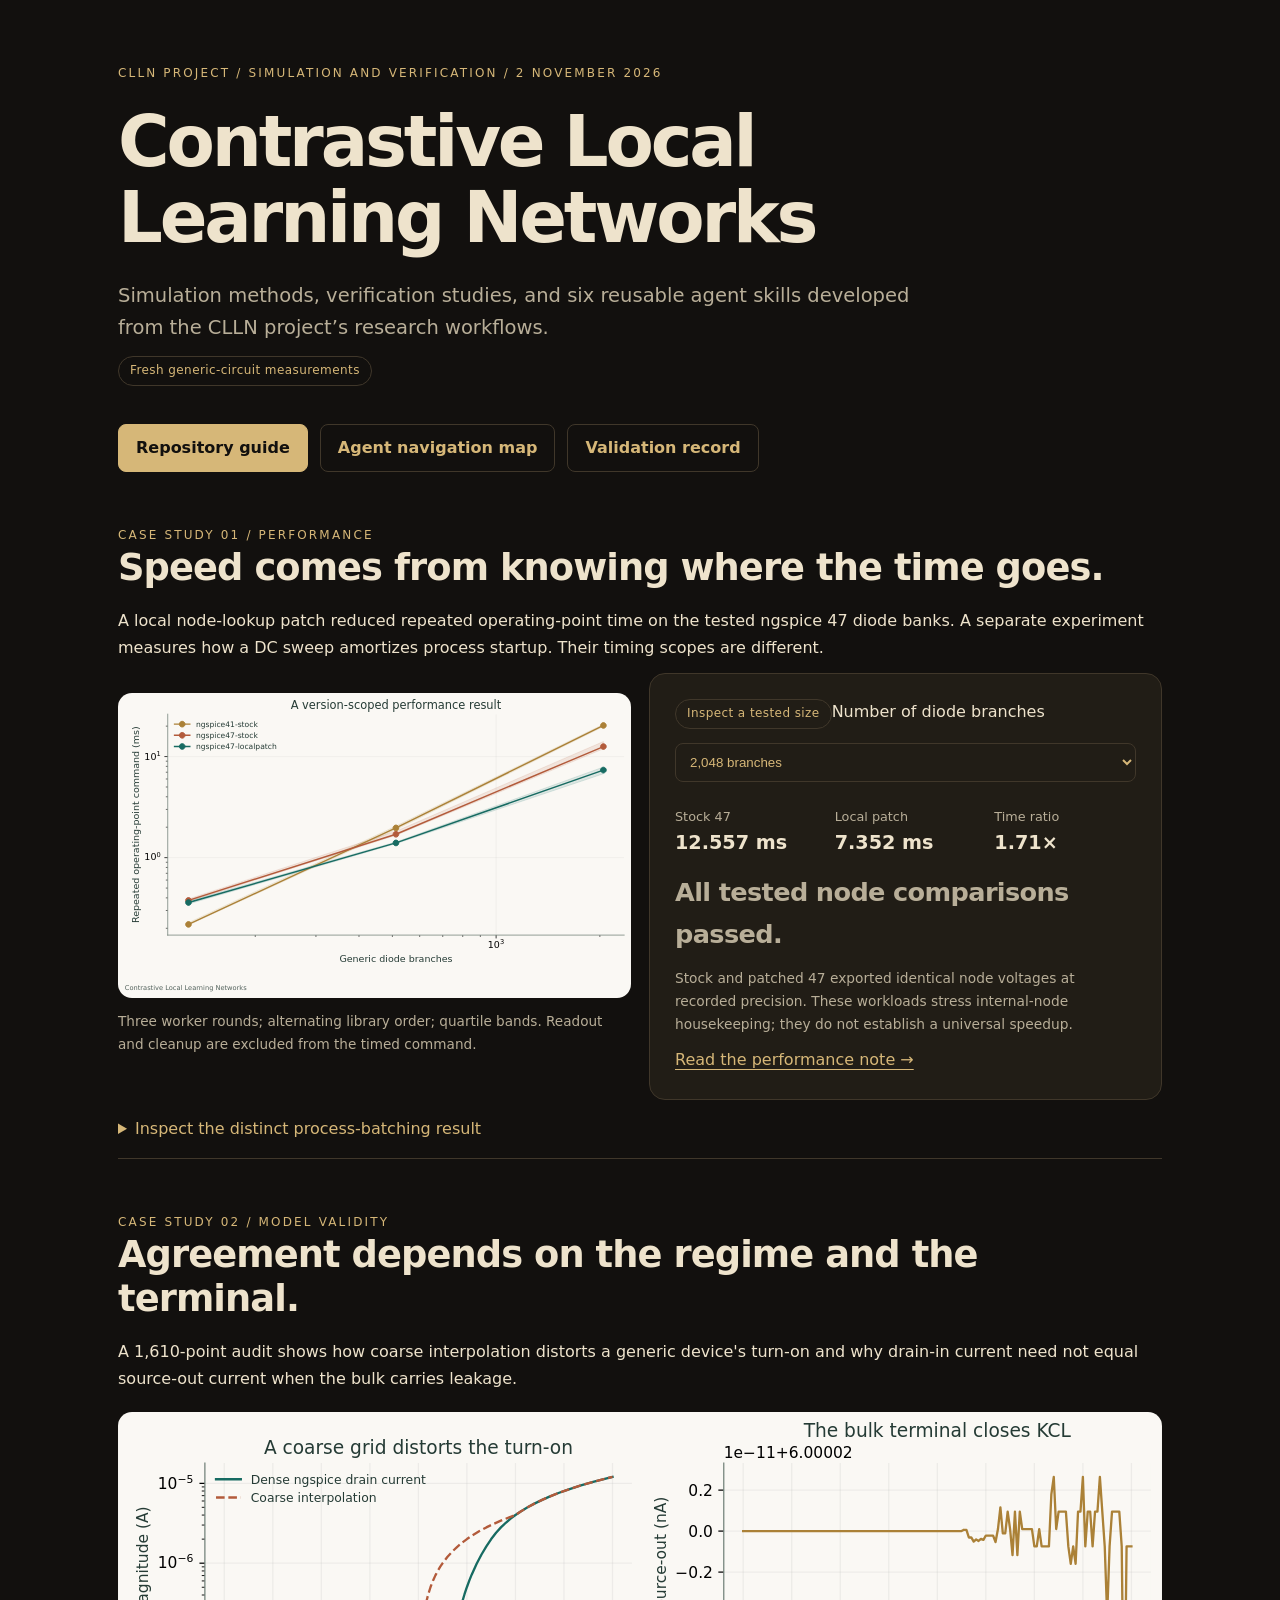
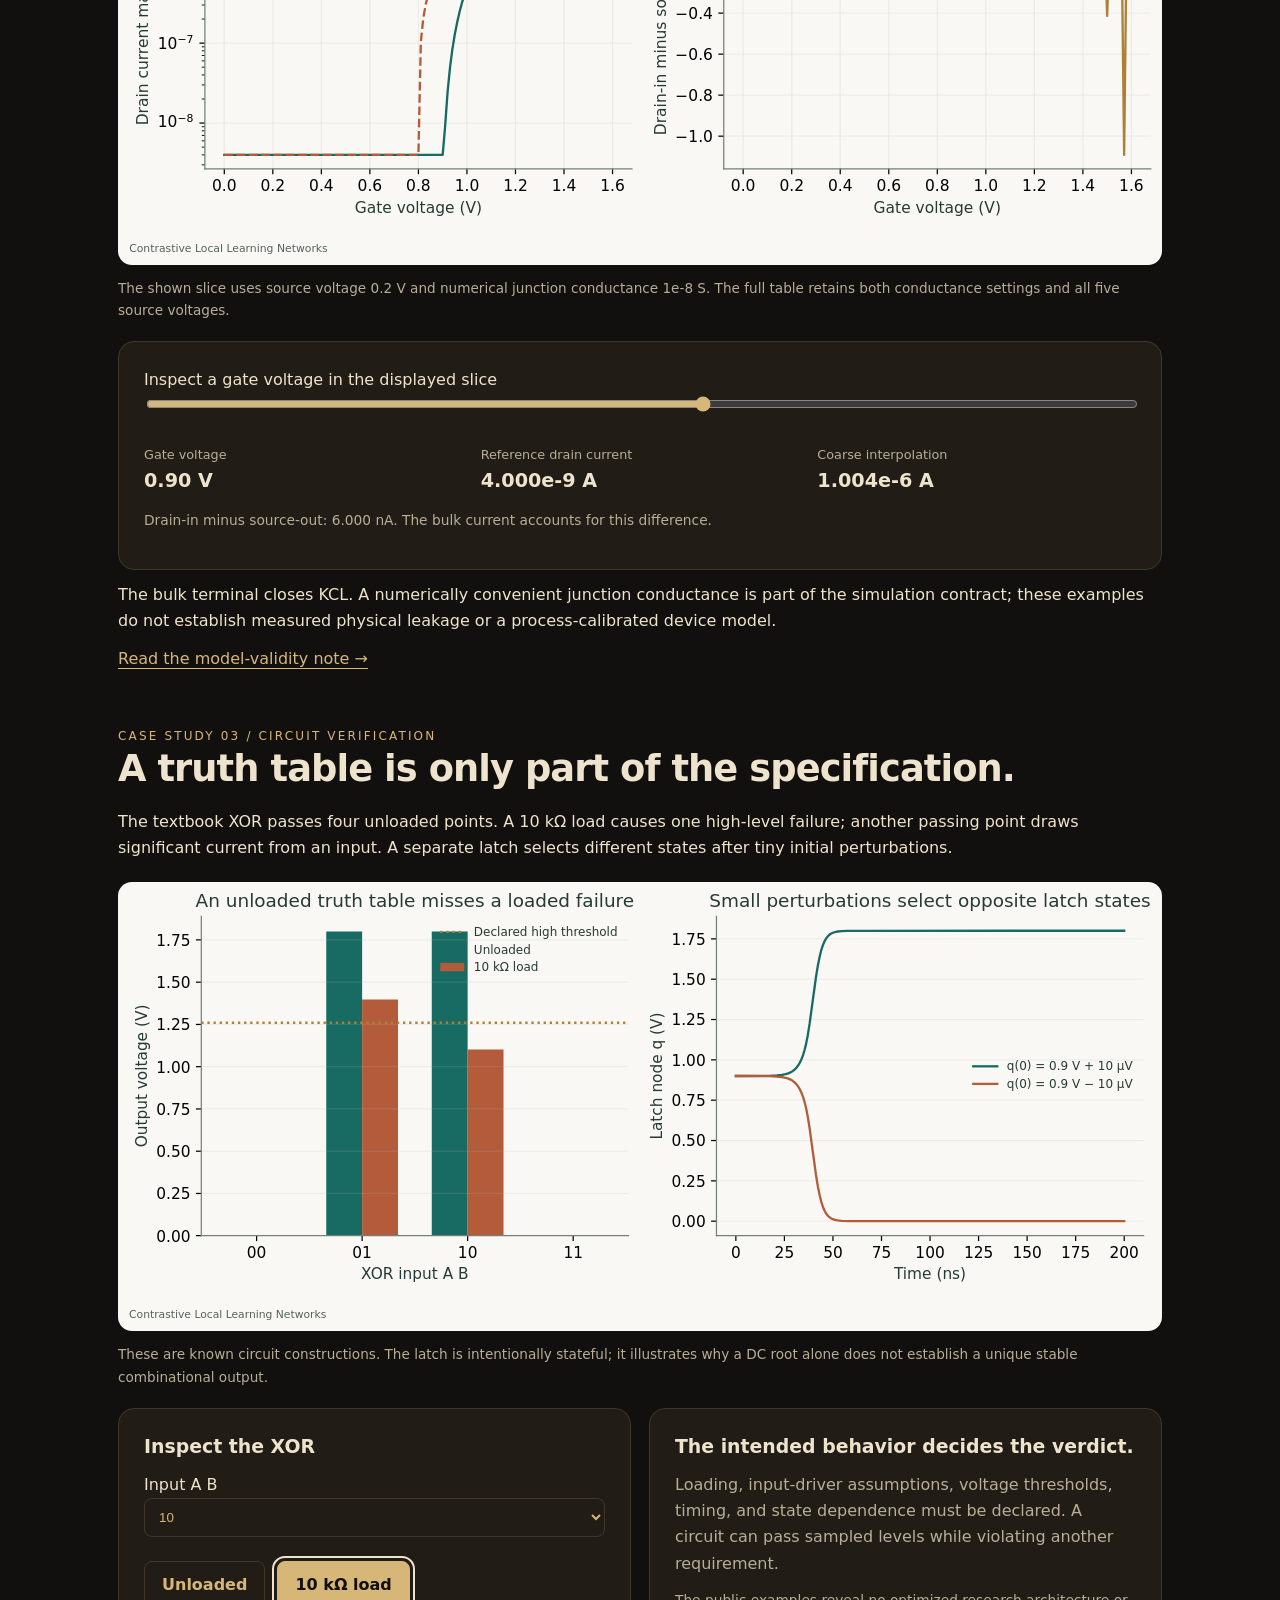
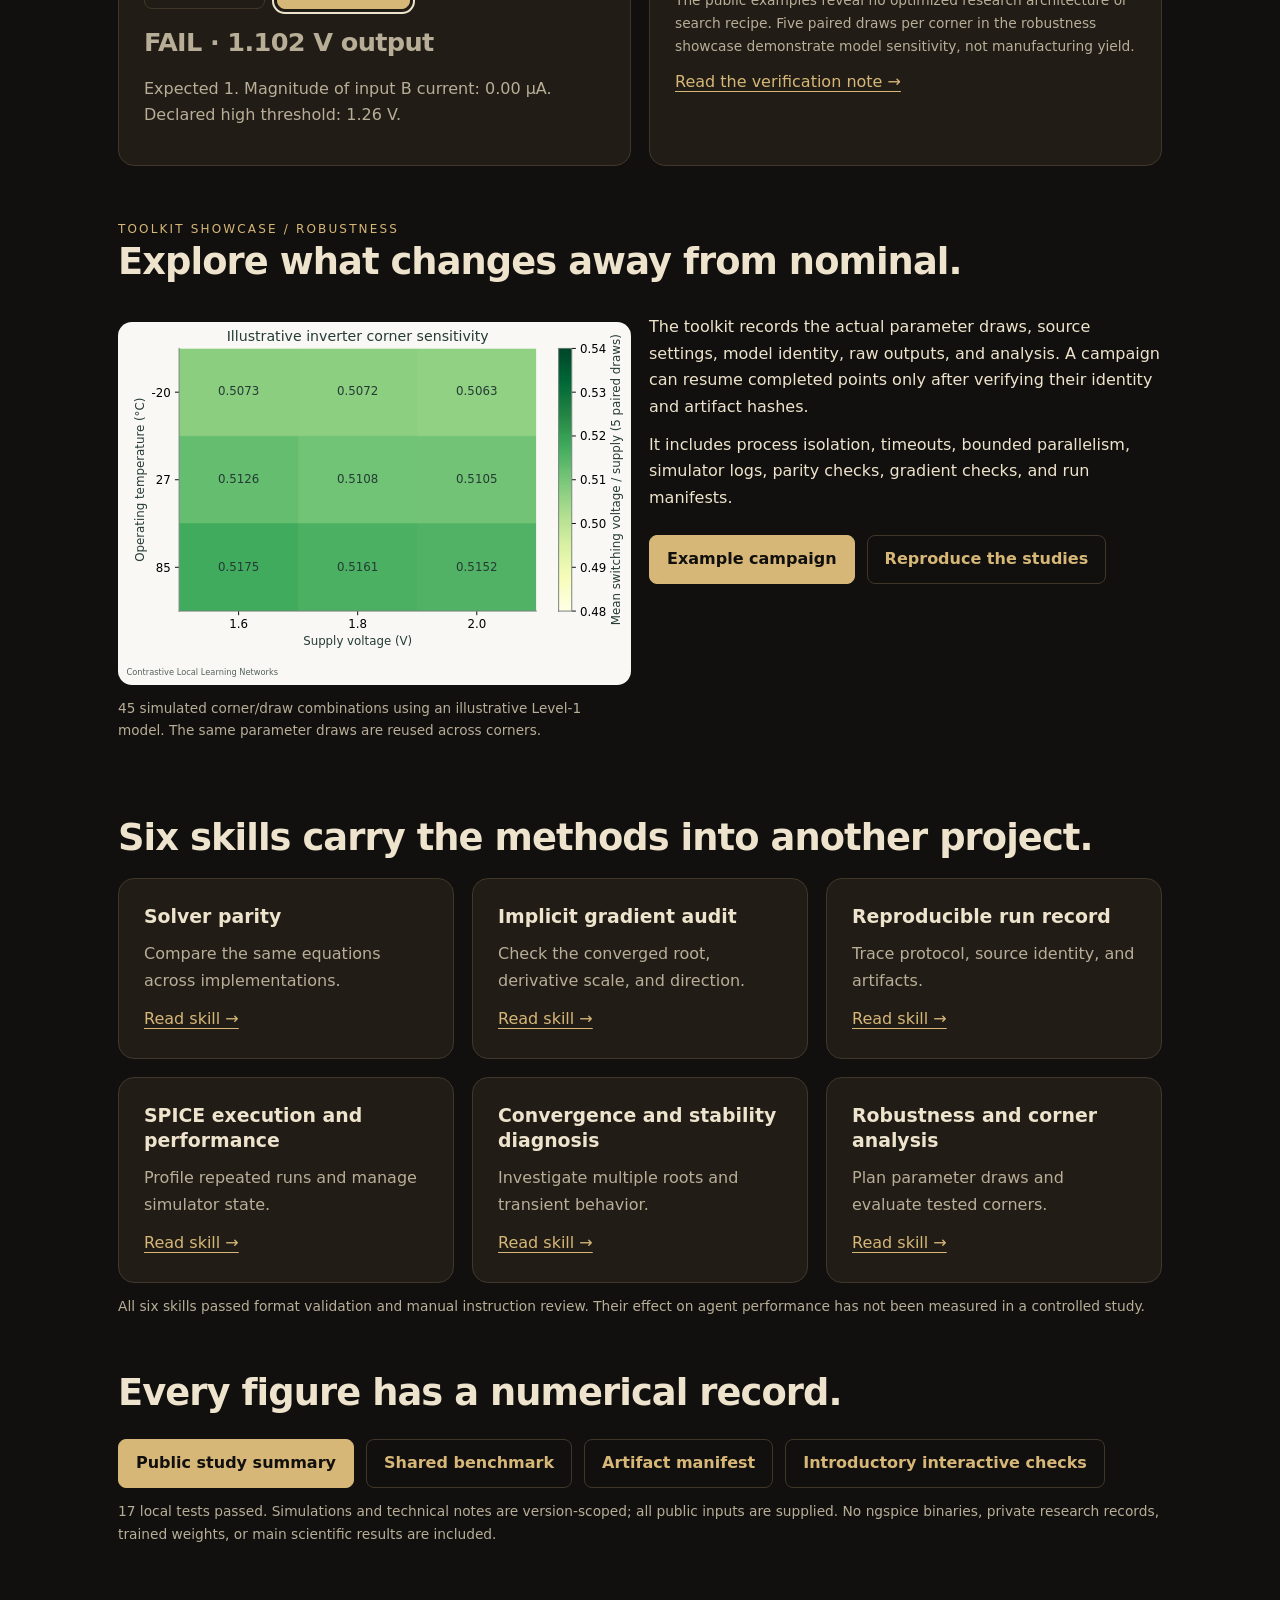
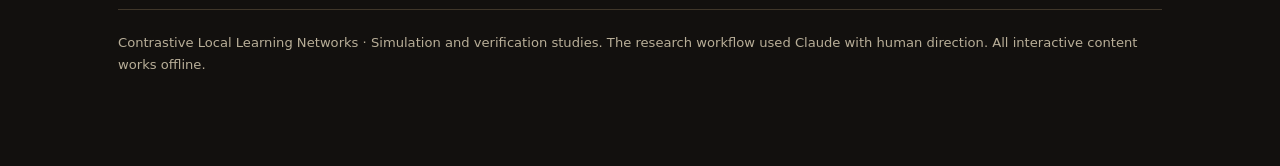
<file: docs/index.html>
<!doctype html><html lang="en"><head><meta charset="utf-8"><meta name="viewport" content="width=device-width,initial-scale=1"><title>Contrastive Local Learning Networks · case studies</title><link rel="stylesheet" href="theme.css"></head><body><main>
<header><div class="eyebrow">CLLN project / simulation and verification / 2 November 2026</div><h1>Contrastive Local<br>Learning Networks</h1><p class="lead">Simulation methods, verification studies, and six reusable agent skills developed from the CLLN project’s research workflows.</p><span class="badge">Fresh generic-circuit measurements</span><div class="actions"><a class="button" href="../README.md">Repository guide</a><a class="button secondary" href="../AGENTS.md">Agent navigation map</a><a class="button secondary" href="validation.md">Validation record</a></div></header>
<section id="performance"><div class="eyebrow">Case study 01 / performance</div><h2>Speed comes from knowing where the time goes.</h2><p>A local node-lookup patch reduced repeated operating-point time on the tested ngspice 47 diode banks. A separate experiment measures how a DC sweep amortizes process startup. Their timing scopes are different.</p><div class="grid two"><figure><img src="figures/shared-performance.svg" alt="Repeated operating-point timing versus diode branches for stock and patched ngspice 47 and a historical ngspice 41 control"><figcaption>Three worker rounds; alternating library order; quartile bands. Readout and cleanup are excluded from the timed command.</figcaption></figure><div class="card"><span class="badge">Inspect a tested size</span><label for="size">Number of diode branches</label><select id="size" class="secondary" style="padding:10px;width:100%;border-radius:8px"><option value="128">128 branches</option><option value="512">512 branches</option><option value="2048" selected>2,048 branches</option></select><div class="kv"><div><span>Stock 47</span><strong id="stock-time"></strong></div><div><span>Local patch</span><strong id="patch-time"></strong></div><div><span>Time ratio</span><strong id="speed-ratio"></strong></div></div><p class="result good">All tested node comparisons passed.</p><p class="fine">Stock and patched 47 exported identical node voltages at recorded precision. These workloads stress internal-node housekeeping; they do not establish a universal speedup.</p><a href="case-studies/01-simulation-performance.pdf">Read the performance note →</a></div></div><details><summary>Inspect the distinct process-batching result</summary><img style="max-width:740px;width:100%" src="figures/batch-performance.svg" alt="Timing ratios for nine separate CLI processes versus one sweep"><p>Nine fresh processes versus one DC sweep, including startup, simulation, and readout. This comparison does not isolate a source patch.</p></details></section>
<section id="validity"><div class="eyebrow">Case study 02 / model validity</div><h2>Agreement depends on the regime and the terminal.</h2><p>A 1,610-point audit shows how coarse interpolation distorts a generic device's turn-on and why drain-in current need not equal source-out current when the bulk carries leakage.</p><figure><img src="figures/approximation-failures.svg" alt="Dense and coarse device current traces, and the nonzero difference between drain-in and source-out currents"><figcaption>The shown slice uses source voltage 0.2 V and numerical junction conductance 1e-8 S. The full table retains both conductance settings and all five source voltages.</figcaption></figure><div class="card"><label for="gate">Inspect a gate voltage in the displayed slice</label><input id="gate" type="range" min="0" max="160" value="90"><div class="kv"><div><span>Gate voltage</span><strong id="gate-v"></strong></div><div><span>Reference drain current</span><strong id="drain-i"></strong></div><div><span>Coarse interpolation</span><strong id="coarse-i"></strong></div></div><p class="fine" id="terminal-difference"></p></div><p>The bulk terminal closes KCL. A numerically convenient junction conductance is part of the simulation contract; these examples do not establish measured physical leakage or a process-calibrated device model.</p><a href="case-studies/02-model-validity.pdf">Read the model-validity note →</a></section>
<section id="verification"><div class="eyebrow">Case study 03 / circuit verification</div><h2>A truth table is only part of the specification.</h2><p>The textbook XOR passes four unloaded points. A 10 kΩ load causes one high-level failure; another passing point draws significant current from an input. A separate latch selects different states after tiny initial perturbations.</p><figure><img src="figures/circuit-verification.svg" alt="XOR output levels with and without load and two latch perturbation trajectories"><figcaption>These are known circuit constructions. The latch is intentionally stateful; it illustrates why a DC root alone does not establish a unique stable combinational output.</figcaption></figure><div class="grid two"><div class="card"><h3>Inspect the XOR</h3><label for="ab">Input A B</label><select id="ab" class="secondary" style="padding:10px;width:100%;border-radius:8px"><option>00</option><option>01</option><option selected>10</option><option>11</option></select><div class="actions"><button id="unloaded" aria-pressed="false" class="secondary">Unloaded</button><button id="loaded" aria-pressed="true">10 kΩ load</button></div><p id="logic-status" class="result" aria-live="polite"></p><p id="logic-detail"></p></div><div class="card"><h3>The intended behavior decides the verdict.</h3><p>Loading, input-driver assumptions, voltage thresholds, timing, and state dependence must be declared. A circuit can pass sampled levels while violating another requirement.</p><p class="fine">The public examples reveal no optimized research architecture or search recipe. Five paired draws per corner in the robustness showcase demonstrate model sensitivity, not manufacturing yield.</p><a href="case-studies/03-circuit-verification.pdf">Read the verification note →</a></div></div></section>
<section id="robustness"><div class="eyebrow">Toolkit showcase / robustness</div><h2>Explore what changes away from nominal.</h2><div class="grid two"><figure><img src="figures/robustness-corners.svg" alt="Inverter switching-voltage fraction across supply and temperature corners"><figcaption>45 simulated corner/draw combinations using an illustrative Level-1 model. The same parameter draws are reused across corners.</figcaption></figure><div><p>The toolkit records the actual parameter draws, source settings, model identity, raw outputs, and analysis. A campaign can resume completed points only after verifying their identity and artifact hashes.</p><p>It includes process isolation, timeouts, bounded parallelism, simulator logs, parity checks, gradient checks, and run manifests.</p><div class="actions"><a class="button" href="../examples/inverter-campaign.json">Example campaign</a><a class="button secondary" href="reproduction.md">Reproduce the studies</a></div></div></div></section>
<section id="skills"><h2>Six skills carry the methods into another project.</h2><div class="grid"><article class="card"><h3>Solver parity</h3><p>Compare the same equations across implementations.</p><a href="../skills/solver-parity/SKILL.md">Read skill →</a></article><article class="card"><h3>Implicit gradient audit</h3><p>Check the converged root, derivative scale, and direction.</p><a href="../skills/implicit-gradient-audit/SKILL.md">Read skill →</a></article><article class="card"><h3>Reproducible run record</h3><p>Trace protocol, source identity, and artifacts.</p><a href="../skills/reproducible-run-record/SKILL.md">Read skill →</a></article><article class="card"><h3>SPICE execution and performance</h3><p>Profile repeated runs and manage simulator state.</p><a href="../skills/spice-execution-performance/SKILL.md">Read skill →</a></article><article class="card"><h3>Convergence and stability diagnosis</h3><p>Investigate multiple roots and transient behavior.</p><a href="../skills/convergence-stability-diagnosis/SKILL.md">Read skill →</a></article><article class="card"><h3>Robustness and corner analysis</h3><p>Plan parameter draws and evaluate tested corners.</p><a href="../skills/robustness-corner-analysis/SKILL.md">Read skill →</a></article></div><p class="fine">All six skills passed format validation and manual instruction review. Their effect on agent performance has not been measured in a controlled study.</p></section>
<section id="evidence"><h2>Every figure has a numerical record.</h2><div class="actions"><a class="button" href="../results/public/summary.json">Public study summary</a><a class="button secondary" href="../results/shared-benchmark/summary.json">Shared benchmark</a><a class="button secondary" href="../results/public/manifest.json">Artifact manifest</a><a class="button secondary" href="walkthrough.html">Introductory interactive checks</a></div><p class="fine">17 local tests passed. Simulations and technical notes are version-scoped; all public inputs are supplied. No ngspice binaries, private research records, trained weights, or main scientific results are included.</p></section>
<footer>Contrastive Local Learning Networks · Simulation and verification studies. The research workflow used Claude with human direction. All interactive content works offline.</footer></main><script id="records" type="application/json">{"shared": {"reference_label": "ngspice47-stock", "libraries": {"ngspice47-stock": {"version": "ngspice-47", "klu_enabled": true, "library_sha256": "839a9ac4eeebd0dcf1b819c436999357025070700a6e4b3c24d2d27330be8196", "python": "3.11.13"}, "ngspice47-localpatch": {"version": "ngspice-47", "klu_enabled": true, "library_sha256": "3b3d29fa6c2f2f13d71214499ca2ba5b0a66bf9cce37ceef03983a332153d502", "python": "3.11.13"}, "ngspice41-stock": {"version": "ngspice-41", "klu_enabled": false, "library_sha256": "39d764ca0e3354a4feccc674bb0516221a762ab2433de25902436e4e71dc28b4", "python": "3.11.13"}}, "timing_scope": "Synchronous ngspice run command, including wrapper and simulator setup/teardown; excludes alter/read/cleanup", "load_order_by_repetition": [["ngspice47-stock", "ngspice47-localpatch", "ngspice41-stock"], ["ngspice41-stock", "ngspice47-localpatch", "ngspice47-stock"], ["ngspice47-stock", "ngspice47-localpatch", "ngspice41-stock"]], "repetitions": 3, "samples_per_repetition": 9, "warmup_solves": 2, "sizes": [128, 512, 2048], "comparisons": [{"label": "ngspice47-stock", "branches": 128, "median_op_seconds": 0.00037772953510284424, "p25_op_seconds": 0.00036910921335220337, "p75_op_seconds": 0.00039044395089149475, "reference_to_candidate_ratio": 1.0, "max_all_node_voltage_error_v": 0.0, "parity_passed": true}, {"label": "ngspice47-stock", "branches": 512, "median_op_seconds": 0.0017035529017448425, "p25_op_seconds": 0.0016640648245811462, "p75_op_seconds": 0.0018234997987747192, "reference_to_candidate_ratio": 1.0, "max_all_node_voltage_error_v": 0.0, "parity_passed": true}, {"label": "ngspice47-stock", "branches": 2048, "median_op_seconds": 0.012557286769151688, "p25_op_seconds": 0.011939503252506256, "p75_op_seconds": 0.014081262052059174, "reference_to_candidate_ratio": 1.0, "max_all_node_voltage_error_v": 0.0, "parity_passed": true}, {"label": "ngspice47-localpatch", "branches": 128, "median_op_seconds": 0.0003595612943172455, "p25_op_seconds": 0.0003475695848464966, "p75_op_seconds": 0.00037169456481933594, "reference_to_candidate_ratio": 1.0505289114060443, "max_all_node_voltage_error_v": 0.0, "parity_passed": true}, {"label": "ngspice47-localpatch", "branches": 512, "median_op_seconds": 0.0013981759548187256, "p25_op_seconds": 0.0013752616941928864, "p75_op_seconds": 0.0014300048351287842, "reference_to_candidate_ratio": 1.2184109559842269, "max_all_node_voltage_error_v": 0.0, "parity_passed": true}, {"label": "ngspice47-localpatch", "branches": 2048, "median_op_seconds": 0.007352251559495926, "p25_op_seconds": 0.006761275231838226, "p75_op_seconds": 0.007878750562667847, "reference_to_candidate_ratio": 1.7079511857742558, "max_all_node_voltage_error_v": 0.0, "parity_passed": true}, {"label": "ngspice41-stock", "branches": 128, "median_op_seconds": 0.00021857768297195435, "p25_op_seconds": 0.00021528080105781555, "p75_op_seconds": 0.00022735074162483215, "reference_to_candidate_ratio": 1.7281248934792242, "max_all_node_voltage_error_v": 4.6629367034256575e-15, "parity_passed": true}, {"label": "ngspice41-stock", "branches": 512, "median_op_seconds": 0.00196857750415802, "p25_op_seconds": 0.0018947012722492218, "p75_op_seconds": 0.002052437514066696, "reference_to_candidate_ratio": 0.865372533286907, "max_all_node_voltage_error_v": 4.6629367034256575e-15, "parity_passed": true}, {"label": "ngspice41-stock", "branches": 2048, "median_op_seconds": 0.020312391221523285, "p25_op_seconds": 0.019791342318058014, "p75_op_seconds": 0.02088393270969391, "reference_to_candidate_ratio": 0.6182081977549653, "max_all_node_voltage_error_v": 4.6629367034256575e-15, "parity_passed": true}], "passed": true, "limitations": "One host under shared load; library order alternates across repetitions. These workloads stress internal-node housekeeping, not all simulation costs."}, "points": [{"gmin_s": 1e-08, "source_v": 0.2, "gate_v": 0.0, "overdrive_v": -0.8999999999999999, "drain_in_a": 4.00001e-09, "source_out_a": -2.00001e-09, "bulk_source_a": 6.000020000000001e-09, "terminal_difference_a": 6.0000200000000005e-09, "terminal_kcl_error_a": 8.271806125530277e-25, "coarse_drain_a": 4.00001e-09, "coarse_error_a": 0.0, "coarse_relative_error": 0.0}, {"gmin_s": 1e-08, "source_v": 0.2, "gate_v": 0.01, "overdrive_v": -0.8899999999999999, "drain_in_a": 4.00001e-09, "source_out_a": -2.00001e-09, "bulk_source_a": 6.000020000000001e-09, "terminal_difference_a": 6.0000200000000005e-09, "terminal_kcl_error_a": 8.271806125530277e-25, "coarse_drain_a": 4.00001e-09, "coarse_error_a": 0.0, "coarse_relative_error": 0.0}, {"gmin_s": 1e-08, "source_v": 0.2, "gate_v": 0.02, "overdrive_v": -0.88, "drain_in_a": 4.00001e-09, "source_out_a": -2.00001e-09, "bulk_source_a": 6.000020000000001e-09, "terminal_difference_a": 6.0000200000000005e-09, "terminal_kcl_error_a": 8.271806125530277e-25, "coarse_drain_a": 4.000010000000001e-09, "coarse_error_a": 8.271806125530277e-25, "coarse_relative_error": 2.0679463615166652e-16}, {"gmin_s": 1e-08, "source_v": 0.2, "gate_v": 0.03, "overdrive_v": -0.87, "drain_in_a": 4.00001e-09, "source_out_a": -2.00001e-09, "bulk_source_a": 6.000020000000001e-09, "terminal_difference_a": 6.0000200000000005e-09, "terminal_kcl_error_a": 8.271806125530277e-25, "coarse_drain_a": 4.00001e-09, "coarse_error_a": 0.0, "coarse_relative_error": 0.0}, {"gmin_s": 1e-08, "source_v": 0.2, "gate_v": 0.04, "overdrive_v": -0.86, "drain_in_a": 4.00001e-09, "source_out_a": -2.00001e-09, "bulk_source_a": 6.000020000000001e-09, "terminal_difference_a": 6.0000200000000005e-09, "terminal_kcl_error_a": 8.271806125530277e-25, "coarse_drain_a": 4.00001e-09, "coarse_error_a": 0.0, "coarse_relative_error": 0.0}, {"gmin_s": 1e-08, "source_v": 0.2, "gate_v": 0.05, "overdrive_v": -0.85, "drain_in_a": 4.00001e-09, "source_out_a": -2.00001e-09, "bulk_source_a": 6.000020000000001e-09, "terminal_difference_a": 6.0000200000000005e-09, "terminal_kcl_error_a": 8.271806125530277e-25, "coarse_drain_a": 4.00001e-09, "coarse_error_a": 0.0, "coarse_relative_error": 0.0}, {"gmin_s": 1e-08, "source_v": 0.2, "gate_v": 0.06, "overdrive_v": -0.84, "drain_in_a": 4.00001e-09, "source_out_a": -2.00001e-09, "bulk_source_a": 6.000020000000001e-09, "terminal_difference_a": 6.0000200000000005e-09, "terminal_kcl_error_a": 8.271806125530277e-25, "coarse_drain_a": 4.00001e-09, "coarse_error_a": 0.0, "coarse_relative_error": 0.0}, {"gmin_s": 1e-08, "source_v": 0.2, "gate_v": 0.07, "overdrive_v": -0.83, "drain_in_a": 4.00001e-09, "source_out_a": -2.00001e-09, "bulk_source_a": 6.000020000000001e-09, "terminal_difference_a": 6.0000200000000005e-09, "terminal_kcl_error_a": 8.271806125530277e-25, "coarse_drain_a": 4.00001e-09, "coarse_error_a": 0.0, "coarse_relative_error": 0.0}, {"gmin_s": 1e-08, "source_v": 0.2, "gate_v": 0.08, "overdrive_v": -0.82, "drain_in_a": 4.00001e-09, "source_out_a": -2.00001e-09, "bulk_source_a": 6.000020000000001e-09, "terminal_difference_a": 6.0000200000000005e-09, "terminal_kcl_error_a": 8.271806125530277e-25, "coarse_drain_a": 4.00001e-09, "coarse_error_a": 0.0, "coarse_relative_error": 0.0}, {"gmin_s": 1e-08, "source_v": 0.2, "gate_v": 0.09, "overdrive_v": -0.8099999999999999, "drain_in_a": 4.00001e-09, "source_out_a": -2.00001e-09, "bulk_source_a": 6.000020000000001e-09, "terminal_difference_a": 6.0000200000000005e-09, "terminal_kcl_error_a": 8.271806125530277e-25, "coarse_drain_a": 4.00001e-09, "coarse_error_a": 0.0, "coarse_relative_error": 0.0}, {"gmin_s": 1e-08, "source_v": 0.2, "gate_v": 0.09999999999999999, "overdrive_v": -0.7999999999999999, "drain_in_a": 4.00001e-09, "source_out_a": -2.00001e-09, "bulk_source_a": 6.000020000000001e-09, "terminal_difference_a": 6.0000200000000005e-09, "terminal_kcl_error_a": 8.271806125530277e-25, "coarse_drain_a": 4.00001e-09, "coarse_error_a": 0.0, "coarse_relative_error": 0.0}, {"gmin_s": 1e-08, "source_v": 0.2, "gate_v": 0.11, "overdrive_v": -0.7899999999999999, "drain_in_a": 4.00001e-09, "source_out_a": -2.00001e-09, "bulk_source_a": 6.000020000000001e-09, "terminal_difference_a": 6.0000200000000005e-09, "terminal_kcl_error_a": 8.271806125530277e-25, "coarse_drain_a": 4.00001e-09, "coarse_error_a": 0.0, "coarse_relative_error": 0.0}, {"gmin_s": 1e-08, "source_v": 0.2, "gate_v": 0.12, "overdrive_v": -0.78, "drain_in_a": 4.00001e-09, "source_out_a": -2.00001e-09, "bulk_source_a": 6.000020000000001e-09, "terminal_difference_a": 6.0000200000000005e-09, "terminal_kcl_error_a": 8.271806125530277e-25, "coarse_drain_a": 4.00001e-09, "coarse_error_a": 0.0, "coarse_relative_error": 0.0}, {"gmin_s": 1e-08, "source_v": 0.2, "gate_v": 0.13, "overdrive_v": -0.77, "drain_in_a": 4.00001e-09, "source_out_a": -2.00001e-09, "bulk_source_a": 6.000020000000001e-09, "terminal_difference_a": 6.0000200000000005e-09, "terminal_kcl_error_a": 8.271806125530277e-25, "coarse_drain_a": 4.00001e-09, "coarse_error_a": 0.0, "coarse_relative_error": 0.0}, {"gmin_s": 1e-08, "source_v": 0.2, "gate_v": 0.14, "overdrive_v": -0.76, "drain_in_a": 4.00001e-09, "source_out_a": -2.00001e-09, "bulk_source_a": 6.000020000000001e-09, "terminal_difference_a": 6.0000200000000005e-09, "terminal_kcl_error_a": 8.271806125530277e-25, "coarse_drain_a": 4.00001e-09, "coarse_error_a": 0.0, "coarse_relative_error": 0.0}, {"gmin_s": 1e-08, "source_v": 0.2, "gate_v": 0.15, "overdrive_v": -0.75, "drain_in_a": 4.00001e-09, "source_out_a": -2.00001e-09, "bulk_source_a": 6.000020000000001e-09, "terminal_difference_a": 6.0000200000000005e-09, "terminal_kcl_error_a": 8.271806125530277e-25, "coarse_drain_a": 4.00001e-09, "coarse_error_a": 0.0, "coarse_relative_error": 0.0}, {"gmin_s": 1e-08, "source_v": 0.2, "gate_v": 0.16, "overdrive_v": -0.74, "drain_in_a": 4.00001e-09, "source_out_a": -2.00001e-09, "bulk_source_a": 6.000020000000001e-09, "terminal_difference_a": 6.0000200000000005e-09, "terminal_kcl_error_a": 8.271806125530277e-25, "coarse_drain_a": 4.00001e-09, "coarse_error_a": 0.0, "coarse_relative_error": 0.0}, {"gmin_s": 1e-08, "source_v": 0.2, "gate_v": 0.17, "overdrive_v": -0.73, "drain_in_a": 4.00001e-09, "source_out_a": -2.00001e-09, "bulk_source_a": 6.000020000000001e-09, "terminal_difference_a": 6.0000200000000005e-09, "terminal_kcl_error_a": 8.271806125530277e-25, "coarse_drain_a": 4.00001e-09, "coarse_error_a": 0.0, "coarse_relative_error": 0.0}, {"gmin_s": 1e-08, "source_v": 0.2, "gate_v": 0.18, "overdrive_v": -0.72, "drain_in_a": 4.00001e-09, "source_out_a": -2.00001e-09, "bulk_source_a": 6.000020000000001e-09, "terminal_difference_a": 6.0000200000000005e-09, "terminal_kcl_error_a": 8.271806125530277e-25, "coarse_drain_a": 4.00001e-09, "coarse_error_a": 0.0, "coarse_relative_error": 0.0}, {"gmin_s": 1e-08, "source_v": 0.2, "gate_v": 0.19, "overdrive_v": -0.71, "drain_in_a": 4.00001e-09, "source_out_a": -2.00001e-09, "bulk_source_a": 6.000020000000001e-09, "terminal_difference_a": 6.0000200000000005e-09, "terminal_kcl_error_a": 8.271806125530277e-25, "coarse_drain_a": 4.00001e-09, "coarse_error_a": 0.0, "coarse_relative_error": 0.0}, {"gmin_s": 1e-08, "source_v": 0.2, "gate_v": 0.2, "overdrive_v": -0.7, "drain_in_a": 4.00001e-09, "source_out_a": -2.00001e-09, "bulk_source_a": 6.000020000000001e-09, "terminal_difference_a": 6.0000200000000005e-09, "terminal_kcl_error_a": 8.271806125530277e-25, "coarse_drain_a": 4.00001e-09, "coarse_error_a": 0.0, "coarse_relative_error": 0.0}, {"gmin_s": 1e-08, "source_v": 0.2, "gate_v": 0.21, "overdrive_v": -0.69, "drain_in_a": 4.00001e-09, "source_out_a": -2.00001e-09, "bulk_source_a": 6.000020000000001e-09, "terminal_difference_a": 6.0000200000000005e-09, "terminal_kcl_error_a": 8.271806125530277e-25, "coarse_drain_a": 4.00001e-09, "coarse_error_a": 0.0, "coarse_relative_error": 0.0}, {"gmin_s": 1e-08, "source_v": 0.2, "gate_v": 0.2200000000000001, "overdrive_v": -0.6799999999999998, "drain_in_a": 4.00001e-09, "source_out_a": -2.00001e-09, "bulk_source_a": 6.000020000000001e-09, "terminal_difference_a": 6.0000200000000005e-09, "terminal_kcl_error_a": 8.271806125530277e-25, "coarse_drain_a": 4.00001e-09, "coarse_error_a": 0.0, "coarse_relative_error": 0.0}, {"gmin_s": 1e-08, "source_v": 0.2, "gate_v": 0.2300000000000001, "overdrive_v": -0.6699999999999999, "drain_in_a": 4.00001e-09, "source_out_a": -2.00001e-09, "bulk_source_a": 6.000020000000001e-09, "terminal_difference_a": 6.0000200000000005e-09, "terminal_kcl_error_a": 8.271806125530277e-25, "coarse_drain_a": 4.00001e-09, "coarse_error_a": 0.0, "coarse_relative_error": 0.0}, {"gmin_s": 1e-08, "source_v": 0.2, "gate_v": 0.2400000000000001, "overdrive_v": -0.6599999999999999, "drain_in_a": 4.00001e-09, "source_out_a": -2.00001e-09, "bulk_source_a": 6.000020000000001e-09, "terminal_difference_a": 6.0000200000000005e-09, "terminal_kcl_error_a": 8.271806125530277e-25, "coarse_drain_a": 4.00001e-09, "coarse_error_a": 0.0, "coarse_relative_error": 0.0}, {"gmin_s": 1e-08, "source_v": 0.2, "gate_v": 0.2500000000000001, "overdrive_v": -0.6499999999999999, "drain_in_a": 4.00001e-09, "source_out_a": -2.00001e-09, "bulk_source_a": 6.000020000000001e-09, "terminal_difference_a": 6.0000200000000005e-09, "terminal_kcl_error_a": 8.271806125530277e-25, "coarse_drain_a": 4.00001e-09, "coarse_error_a": 0.0, "coarse_relative_error": 0.0}, {"gmin_s": 1e-08, "source_v": 0.2, "gate_v": 0.2600000000000001, "overdrive_v": -0.6399999999999999, "drain_in_a": 4.00001e-09, "source_out_a": -2.00001e-09, "bulk_source_a": 6.000020000000001e-09, "terminal_difference_a": 6.0000200000000005e-09, "terminal_kcl_error_a": 8.271806125530277e-25, "coarse_drain_a": 4.00001e-09, "coarse_error_a": 0.0, "coarse_relative_error": 0.0}, {"gmin_s": 1e-08, "source_v": 0.2, "gate_v": 0.2700000000000001, "overdrive_v": -0.6299999999999999, "drain_in_a": 4.00001e-09, "source_out_a": -2.00001e-09, "bulk_source_a": 6.000020000000001e-09, "terminal_difference_a": 6.0000200000000005e-09, "terminal_kcl_error_a": 8.271806125530277e-25, "coarse_drain_a": 4.00001e-09, "coarse_error_a": 0.0, "coarse_relative_error": 0.0}, {"gmin_s": 1e-08, "source_v": 0.2, "gate_v": 0.2800000000000001, "overdrive_v": -0.6199999999999999, "drain_in_a": 4.00001e-09, "source_out_a": -2.00001e-09, "bulk_source_a": 6.000020000000001e-09, "terminal_difference_a": 6.0000200000000005e-09, "terminal_kcl_error_a": 8.271806125530277e-25, "coarse_drain_a": 4.00001e-09, "coarse_error_a": 0.0, "coarse_relative_error": 0.0}, {"gmin_s": 1e-08, "source_v": 0.2, "gate_v": 0.2900000000000001, "overdrive_v": -0.6099999999999999, "drain_in_a": 4.00001e-09, "source_out_a": -2.00001e-09, "bulk_source_a": 6.000020000000001e-09, "terminal_difference_a": 6.0000200000000005e-09, "terminal_kcl_error_a": 8.271806125530277e-25, "coarse_drain_a": 4.00001e-09, "coarse_error_a": 0.0, "coarse_relative_error": 0.0}, {"gmin_s": 1e-08, "source_v": 0.2, "gate_v": 0.3000000000000001, "overdrive_v": -0.5999999999999999, "drain_in_a": 4.00001e-09, "source_out_a": -2.00001e-09, "bulk_source_a": 6.000020000000001e-09, "terminal_difference_a": 6.0000200000000005e-09, "terminal_kcl_error_a": 8.271806125530277e-25, "coarse_drain_a": 4.00001e-09, "coarse_error_a": 0.0, "coarse_relative_error": 0.0}, {"gmin_s": 1e-08, "source_v": 0.2, "gate_v": 0.3100000000000001, "overdrive_v": -0.5899999999999999, "drain_in_a": 4.00001e-09, "source_out_a": -2.00001e-09, "bulk_source_a": 6.000020000000001e-09, "terminal_difference_a": 6.0000200000000005e-09, "terminal_kcl_error_a": 8.271806125530277e-25, "coarse_drain_a": 4.00001e-09, "coarse_error_a": 0.0, "coarse_relative_error": 0.0}, {"gmin_s": 1e-08, "source_v": 0.2, "gate_v": 0.3200000000000001, "overdrive_v": -0.5799999999999998, "drain_in_a": 4.00001e-09, "source_out_a": -2.00001e-09, "bulk_source_a": 6.000020000000001e-09, "terminal_difference_a": 6.0000200000000005e-09, "terminal_kcl_error_a": 8.271806125530277e-25, "coarse_drain_a": 4.00001e-09, "coarse_error_a": 0.0, "coarse_relative_error": 0.0}, {"gmin_s": 1e-08, "source_v": 0.2, "gate_v": 0.3300000000000001, "overdrive_v": -0.5699999999999998, "drain_in_a": 4.00001e-09, "source_out_a": -2.00001e-09, "bulk_source_a": 6.000020000000001e-09, "terminal_difference_a": 6.0000200000000005e-09, "terminal_kcl_error_a": 8.271806125530277e-25, "coarse_drain_a": 4.00001e-09, "coarse_error_a": 0.0, "coarse_relative_error": 0.0}, {"gmin_s": 1e-08, "source_v": 0.2, "gate_v": 0.3400000000000001, "overdrive_v": -0.5599999999999998, "drain_in_a": 4.00001e-09, "source_out_a": -2.00001e-09, "bulk_source_a": 6.000020000000001e-09, "terminal_difference_a": 6.0000200000000005e-09, "terminal_kcl_error_a": 8.271806125530277e-25, "coarse_drain_a": 4.00001e-09, "coarse_error_a": 0.0, "coarse_relative_error": 0.0}, {"gmin_s": 1e-08, "source_v": 0.2, "gate_v": 0.3500000000000001, "overdrive_v": -0.5499999999999998, "drain_in_a": 4.00001e-09, "source_out_a": -2.00001e-09, "bulk_source_a": 6.000020000000001e-09, "terminal_difference_a": 6.0000200000000005e-09, "terminal_kcl_error_a": 8.271806125530277e-25, "coarse_drain_a": 4.00001e-09, "coarse_error_a": 0.0, "coarse_relative_error": 0.0}, {"gmin_s": 1e-08, "source_v": 0.2, "gate_v": 0.3600000000000002, "overdrive_v": -0.5399999999999998, "drain_in_a": 4.00001e-09, "source_out_a": -2.00001e-09, "bulk_source_a": 6.000020000000001e-09, "terminal_difference_a": 6.0000200000000005e-09, "terminal_kcl_error_a": 8.271806125530277e-25, "coarse_drain_a": 4.00001e-09, "coarse_error_a": 0.0, "coarse_relative_error": 0.0}, {"gmin_s": 1e-08, "source_v": 0.2, "gate_v": 0.3700000000000002, "overdrive_v": -0.5299999999999998, "drain_in_a": 4.00001e-09, "source_out_a": -2.00001e-09, "bulk_source_a": 6.000020000000001e-09, "terminal_difference_a": 6.0000200000000005e-09, "terminal_kcl_error_a": 8.271806125530277e-25, "coarse_drain_a": 4.00001e-09, "coarse_error_a": 0.0, "coarse_relative_error": 0.0}, {"gmin_s": 1e-08, "source_v": 0.2, "gate_v": 0.3800000000000002, "overdrive_v": -0.5199999999999998, "drain_in_a": 4.00001e-09, "source_out_a": -2.00001e-09, "bulk_source_a": 6.000020000000001e-09, "terminal_difference_a": 6.0000200000000005e-09, "terminal_kcl_error_a": 8.271806125530277e-25, "coarse_drain_a": 4.00001e-09, "coarse_error_a": 0.0, "coarse_relative_error": 0.0}, {"gmin_s": 1e-08, "source_v": 0.2, "gate_v": 0.3900000000000002, "overdrive_v": -0.5099999999999998, "drain_in_a": 4.00001e-09, "source_out_a": -2.00001e-09, "bulk_source_a": 6.000020000000001e-09, "terminal_difference_a": 6.0000200000000005e-09, "terminal_kcl_error_a": 8.271806125530277e-25, "coarse_drain_a": 4.00001e-09, "coarse_error_a": 0.0, "coarse_relative_error": 0.0}, {"gmin_s": 1e-08, "source_v": 0.2, "gate_v": 0.4000000000000002, "overdrive_v": -0.4999999999999998, "drain_in_a": 4.00001e-09, "source_out_a": -2.00001e-09, "bulk_source_a": 6.000020000000001e-09, "terminal_difference_a": 6.0000200000000005e-09, "terminal_kcl_error_a": 8.271806125530277e-25, "coarse_drain_a": 4.00001e-09, "coarse_error_a": 0.0, "coarse_relative_error": 0.0}, {"gmin_s": 1e-08, "source_v": 0.2, "gate_v": 0.4100000000000002, "overdrive_v": -0.48999999999999977, "drain_in_a": 4.00001e-09, "source_out_a": -2.00001e-09, "bulk_source_a": 6.000020000000001e-09, "terminal_difference_a": 6.0000200000000005e-09, "terminal_kcl_error_a": 8.271806125530277e-25, "coarse_drain_a": 4.00001e-09, "coarse_error_a": 0.0, "coarse_relative_error": 0.0}, {"gmin_s": 1e-08, "source_v": 0.2, "gate_v": 0.4200000000000002, "overdrive_v": -0.47999999999999976, "drain_in_a": 4.00001e-09, "source_out_a": -2.00001e-09, "bulk_source_a": 6.000020000000001e-09, "terminal_difference_a": 6.0000200000000005e-09, "terminal_kcl_error_a": 8.271806125530277e-25, "coarse_drain_a": 4.00001e-09, "coarse_error_a": 0.0, "coarse_relative_error": 0.0}, {"gmin_s": 1e-08, "source_v": 0.2, "gate_v": 0.4300000000000002, "overdrive_v": -0.46999999999999975, "drain_in_a": 4.00001e-09, "source_out_a": -2.00001e-09, "bulk_source_a": 6.000020000000001e-09, "terminal_difference_a": 6.0000200000000005e-09, "terminal_kcl_error_a": 8.271806125530277e-25, "coarse_drain_a": 4.00001e-09, "coarse_error_a": 0.0, "coarse_relative_error": 0.0}, {"gmin_s": 1e-08, "source_v": 0.2, "gate_v": 0.4400000000000002, "overdrive_v": -0.45999999999999974, "drain_in_a": 4.00001e-09, "source_out_a": -2.00001e-09, "bulk_source_a": 6.000020000000001e-09, "terminal_difference_a": 6.0000200000000005e-09, "terminal_kcl_error_a": 8.271806125530277e-25, "coarse_drain_a": 4.00001e-09, "coarse_error_a": 0.0, "coarse_relative_error": 0.0}, {"gmin_s": 1e-08, "source_v": 0.2, "gate_v": 0.4500000000000002, "overdrive_v": -0.4499999999999998, "drain_in_a": 4.00001e-09, "source_out_a": -2.00001e-09, "bulk_source_a": 6.000020000000001e-09, "terminal_difference_a": 6.0000200000000005e-09, "terminal_kcl_error_a": 8.271806125530277e-25, "coarse_drain_a": 4.00001e-09, "coarse_error_a": 0.0, "coarse_relative_error": 0.0}, {"gmin_s": 1e-08, "source_v": 0.2, "gate_v": 0.4600000000000002, "overdrive_v": -0.4399999999999998, "drain_in_a": 4.00001e-09, "source_out_a": -2.00001e-09, "bulk_source_a": 6.000020000000001e-09, "terminal_difference_a": 6.0000200000000005e-09, "terminal_kcl_error_a": 8.271806125530277e-25, "coarse_drain_a": 4.00001e-09, "coarse_error_a": 0.0, "coarse_relative_error": 0.0}, {"gmin_s": 1e-08, "source_v": 0.2, "gate_v": 0.4700000000000003, "overdrive_v": -0.42999999999999966, "drain_in_a": 4.00001e-09, "source_out_a": -2.00001e-09, "bulk_source_a": 6.000020000000001e-09, "terminal_difference_a": 6.0000200000000005e-09, "terminal_kcl_error_a": 8.271806125530277e-25, "coarse_drain_a": 4.00001e-09, "coarse_error_a": 0.0, "coarse_relative_error": 0.0}, {"gmin_s": 1e-08, "source_v": 0.2, "gate_v": 0.4800000000000003, "overdrive_v": -0.41999999999999965, "drain_in_a": 4.00001e-09, "source_out_a": -2.00001e-09, "bulk_source_a": 6.000020000000001e-09, "terminal_difference_a": 6.0000200000000005e-09, "terminal_kcl_error_a": 8.271806125530277e-25, "coarse_drain_a": 4.00001e-09, "coarse_error_a": 0.0, "coarse_relative_error": 0.0}, {"gmin_s": 1e-08, "source_v": 0.2, "gate_v": 0.4900000000000003, "overdrive_v": -0.40999999999999964, "drain_in_a": 4.00001e-09, "source_out_a": -2.00001e-09, "bulk_source_a": 6.000020000000001e-09, "terminal_difference_a": 6.0000200000000005e-09, "terminal_kcl_error_a": 8.271806125530277e-25, "coarse_drain_a": 4.00001e-09, "coarse_error_a": 0.0, "coarse_relative_error": 0.0}, {"gmin_s": 1e-08, "source_v": 0.2, "gate_v": 0.5000000000000002, "overdrive_v": -0.39999999999999974, "drain_in_a": 4.00001e-09, "source_out_a": -2.00001e-09, "bulk_source_a": 6.000020000000001e-09, "terminal_difference_a": 6.0000200000000005e-09, "terminal_kcl_error_a": 8.271806125530277e-25, "coarse_drain_a": 4.00001e-09, "coarse_error_a": 0.0, "coarse_relative_error": 0.0}, {"gmin_s": 1e-08, "source_v": 0.2, "gate_v": 0.5100000000000002, "overdrive_v": -0.38999999999999974, "drain_in_a": 4.00001e-09, "source_out_a": -2.00001e-09, "bulk_source_a": 6.000020000000001e-09, "terminal_difference_a": 6.0000200000000005e-09, "terminal_kcl_error_a": 8.271806125530277e-25, "coarse_drain_a": 4.00001e-09, "coarse_error_a": 0.0, "coarse_relative_error": 0.0}, {"gmin_s": 1e-08, "source_v": 0.2, "gate_v": 0.5200000000000002, "overdrive_v": -0.3799999999999997, "drain_in_a": 4.00001e-09, "source_out_a": -2.00001e-09, "bulk_source_a": 6.000020000000001e-09, "terminal_difference_a": 6.0000200000000005e-09, "terminal_kcl_error_a": 8.271806125530277e-25, "coarse_drain_a": 4.00001e-09, "coarse_error_a": 0.0, "coarse_relative_error": 0.0}, {"gmin_s": 1e-08, "source_v": 0.2, "gate_v": 0.5300000000000002, "overdrive_v": -0.3699999999999997, "drain_in_a": 4.00001e-09, "source_out_a": -2.00001e-09, "bulk_source_a": 6.000020000000001e-09, "terminal_difference_a": 6.0000200000000005e-09, "terminal_kcl_error_a": 8.271806125530277e-25, "coarse_drain_a": 4.00001e-09, "coarse_error_a": 0.0, "coarse_relative_error": 0.0}, {"gmin_s": 1e-08, "source_v": 0.2, "gate_v": 0.5400000000000003, "overdrive_v": -0.3599999999999997, "drain_in_a": 4.00001e-09, "source_out_a": -2.00001e-09, "bulk_source_a": 6.000020000000001e-09, "terminal_difference_a": 6.0000200000000005e-09, "terminal_kcl_error_a": 8.271806125530277e-25, "coarse_drain_a": 4.00001e-09, "coarse_error_a": 0.0, "coarse_relative_error": 0.0}, {"gmin_s": 1e-08, "source_v": 0.2, "gate_v": 0.5500000000000003, "overdrive_v": -0.3499999999999997, "drain_in_a": 4.00001e-09, "source_out_a": -2.00001e-09, "bulk_source_a": 6.000020000000001e-09, "terminal_difference_a": 6.0000200000000005e-09, "terminal_kcl_error_a": 8.271806125530277e-25, "coarse_drain_a": 4.00001e-09, "coarse_error_a": 0.0, "coarse_relative_error": 0.0}, {"gmin_s": 1e-08, "source_v": 0.2, "gate_v": 0.5600000000000003, "overdrive_v": -0.3399999999999997, "drain_in_a": 4.00001e-09, "source_out_a": -2.00001e-09, "bulk_source_a": 6.000020000000001e-09, "terminal_difference_a": 6.0000200000000005e-09, "terminal_kcl_error_a": 8.271806125530277e-25, "coarse_drain_a": 4.00001e-09, "coarse_error_a": 0.0, "coarse_relative_error": 0.0}, {"gmin_s": 1e-08, "source_v": 0.2, "gate_v": 0.5700000000000003, "overdrive_v": -0.3299999999999997, "drain_in_a": 4.00001e-09, "source_out_a": -2.00001e-09, "bulk_source_a": 6.000020000000001e-09, "terminal_difference_a": 6.0000200000000005e-09, "terminal_kcl_error_a": 8.271806125530277e-25, "coarse_drain_a": 4.00001e-09, "coarse_error_a": 0.0, "coarse_relative_error": 0.0}, {"gmin_s": 1e-08, "source_v": 0.2, "gate_v": 0.5800000000000003, "overdrive_v": -0.3199999999999997, "drain_in_a": 4.00001e-09, "source_out_a": -2.00001e-09, "bulk_source_a": 6.000020000000001e-09, "terminal_difference_a": 6.0000200000000005e-09, "terminal_kcl_error_a": 8.271806125530277e-25, "coarse_drain_a": 4.00001e-09, "coarse_error_a": 0.0, "coarse_relative_error": 0.0}, {"gmin_s": 1e-08, "source_v": 0.2, "gate_v": 0.5900000000000003, "overdrive_v": -0.30999999999999966, "drain_in_a": 4.00001e-09, "source_out_a": -2.00001e-09, "bulk_source_a": 6.000020000000001e-09, "terminal_difference_a": 6.0000200000000005e-09, "terminal_kcl_error_a": 8.271806125530277e-25, "coarse_drain_a": 4.000010000000001e-09, "coarse_error_a": 8.271806125530277e-25, "coarse_relative_error": 2.0679463615166652e-16}, {"gmin_s": 1e-08, "source_v": 0.2, "gate_v": 0.6000000000000003, "overdrive_v": -0.29999999999999966, "drain_in_a": 4.00001e-09, "source_out_a": -2.00001e-09, "bulk_source_a": 6.000020000000001e-09, "terminal_difference_a": 6.0000200000000005e-09, "terminal_kcl_error_a": 8.271806125530277e-25, "coarse_drain_a": 4.000009999999999e-09, "coarse_error_a": 8.271806125530277e-25, "coarse_relative_error": 2.0679463615166652e-16}, {"gmin_s": 1e-08, "source_v": 0.2, "gate_v": 0.6100000000000003, "overdrive_v": -0.28999999999999965, "drain_in_a": 4.00001e-09, "source_out_a": -2.00001e-09, "bulk_source_a": 6.000020000000001e-09, "terminal_difference_a": 6.0000200000000005e-09, "terminal_kcl_error_a": 8.271806125530277e-25, "coarse_drain_a": 4.00001e-09, "coarse_error_a": 0.0, "coarse_relative_error": 0.0}, {"gmin_s": 1e-08, "source_v": 0.2, "gate_v": 0.6200000000000003, "overdrive_v": -0.27999999999999964, "drain_in_a": 4.00001e-09, "source_out_a": -2.00001e-09, "bulk_source_a": 6.000020000000001e-09, "terminal_difference_a": 6.0000200000000005e-09, "terminal_kcl_error_a": 8.271806125530277e-25, "coarse_drain_a": 4.00001e-09, "coarse_error_a": 0.0, "coarse_relative_error": 0.0}, {"gmin_s": 1e-08, "source_v": 0.2, "gate_v": 0.6300000000000003, "overdrive_v": -0.26999999999999963, "drain_in_a": 4.00001e-09, "source_out_a": -2.00001e-09, "bulk_source_a": 6.000020000000001e-09, "terminal_difference_a": 6.0000200000000005e-09, "terminal_kcl_error_a": 8.271806125530277e-25, "coarse_drain_a": 4.00001e-09, "coarse_error_a": 0.0, "coarse_relative_error": 0.0}, {"gmin_s": 1e-08, "source_v": 0.2, "gate_v": 0.6400000000000003, "overdrive_v": -0.2599999999999996, "drain_in_a": 4.00001e-09, "source_out_a": -2.00001e-09, "bulk_source_a": 6.000020000000001e-09, "terminal_difference_a": 6.0000200000000005e-09, "terminal_kcl_error_a": 8.271806125530277e-25, "coarse_drain_a": 4.00001e-09, "coarse_error_a": 0.0, "coarse_relative_error": 0.0}, {"gmin_s": 1e-08, "source_v": 0.2, "gate_v": 0.6500000000000004, "overdrive_v": -0.2499999999999996, "drain_in_a": 4.00001e-09, "source_out_a": -2.00001e-09, "bulk_source_a": 6.000020000000001e-09, "terminal_difference_a": 6.0000200000000005e-09, "terminal_kcl_error_a": 8.271806125530277e-25, "coarse_drain_a": 4.00001e-09, "coarse_error_a": 0.0, "coarse_relative_error": 0.0}, {"gmin_s": 1e-08, "source_v": 0.2, "gate_v": 0.6600000000000004, "overdrive_v": -0.2399999999999996, "drain_in_a": 4.00001e-09, "source_out_a": -2.00001e-09, "bulk_source_a": 6.000020000000001e-09, "terminal_difference_a": 6.0000200000000005e-09, "terminal_kcl_error_a": 8.271806125530277e-25, "coarse_drain_a": 4.00001e-09, "coarse_error_a": 0.0, "coarse_relative_error": 0.0}, {"gmin_s": 1e-08, "source_v": 0.2, "gate_v": 0.6700000000000004, "overdrive_v": -0.2299999999999996, "drain_in_a": 4.00001e-09, "source_out_a": -2.00001e-09, "bulk_source_a": 6.000020000000001e-09, "terminal_difference_a": 6.0000200000000005e-09, "terminal_kcl_error_a": 8.271806125530277e-25, "coarse_drain_a": 4.00001e-09, "coarse_error_a": 0.0, "coarse_relative_error": 0.0}, {"gmin_s": 1e-08, "source_v": 0.2, "gate_v": 0.6800000000000004, "overdrive_v": -0.21999999999999958, "drain_in_a": 4.00001e-09, "source_out_a": -2.00001e-09, "bulk_source_a": 6.000020000000001e-09, "terminal_difference_a": 6.0000200000000005e-09, "terminal_kcl_error_a": 8.271806125530277e-25, "coarse_drain_a": 4.00001e-09, "coarse_error_a": 0.0, "coarse_relative_error": 0.0}, {"gmin_s": 1e-08, "source_v": 0.2, "gate_v": 0.6900000000000004, "overdrive_v": -0.20999999999999958, "drain_in_a": 4.00001e-09, "source_out_a": -2.00001e-09, "bulk_source_a": 6.000020000000001e-09, "terminal_difference_a": 6.0000200000000005e-09, "terminal_kcl_error_a": 8.271806125530277e-25, "coarse_drain_a": 4.00001e-09, "coarse_error_a": 0.0, "coarse_relative_error": 0.0}, {"gmin_s": 1e-08, "source_v": 0.2, "gate_v": 0.7000000000000004, "overdrive_v": -0.1999999999999995, "drain_in_a": 4.00001e-09, "source_out_a": -2.00001e-09, "bulk_source_a": 6.000020000000001e-09, "terminal_difference_a": 6.0000200000000005e-09, "terminal_kcl_error_a": 8.271806125530277e-25, "coarse_drain_a": 4.00001e-09, "coarse_error_a": 0.0, "coarse_relative_error": 0.0}, {"gmin_s": 1e-08, "source_v": 0.2, "gate_v": 0.7100000000000004, "overdrive_v": -0.1899999999999995, "drain_in_a": 4.00001e-09, "source_out_a": -2.00001e-09, "bulk_source_a": 6.000020000000001e-09, "terminal_difference_a": 6.0000200000000005e-09, "terminal_kcl_error_a": 8.271806125530277e-25, "coarse_drain_a": 4.00001e-09, "coarse_error_a": 0.0, "coarse_relative_error": 0.0}, {"gmin_s": 1e-08, "source_v": 0.2, "gate_v": 0.7200000000000004, "overdrive_v": -0.1799999999999995, "drain_in_a": 4.00001e-09, "source_out_a": -2.00001e-09, "bulk_source_a": 6.000020000000001e-09, "terminal_difference_a": 6.0000200000000005e-09, "terminal_kcl_error_a": 8.271806125530277e-25, "coarse_drain_a": 4.00001e-09, "coarse_error_a": 0.0, "coarse_relative_error": 0.0}, {"gmin_s": 1e-08, "source_v": 0.2, "gate_v": 0.7300000000000004, "overdrive_v": -0.16999999999999948, "drain_in_a": 4.00001e-09, "source_out_a": -2.00001e-09, "bulk_source_a": 6.000020000000001e-09, "terminal_difference_a": 6.0000200000000005e-09, "terminal_kcl_error_a": 8.271806125530277e-25, "coarse_drain_a": 4.00001e-09, "coarse_error_a": 0.0, "coarse_relative_error": 0.0}, {"gmin_s": 1e-08, "source_v": 0.2, "gate_v": 0.7400000000000004, "overdrive_v": -0.15999999999999948, "drain_in_a": 4.00001e-09, "source_out_a": -2.00001e-09, "bulk_source_a": 6.000020000000001e-09, "terminal_difference_a": 6.0000200000000005e-09, "terminal_kcl_error_a": 8.271806125530277e-25, "coarse_drain_a": 4.00001e-09, "coarse_error_a": 0.0, "coarse_relative_error": 0.0}, {"gmin_s": 1e-08, "source_v": 0.2, "gate_v": 0.7500000000000004, "overdrive_v": -0.14999999999999947, "drain_in_a": 4.00001e-09, "source_out_a": -2.00001e-09, "bulk_source_a": 6.000020000000001e-09, "terminal_difference_a": 6.0000200000000005e-09, "terminal_kcl_error_a": 8.271806125530277e-25, "coarse_drain_a": 4.00001e-09, "coarse_error_a": 0.0, "coarse_relative_error": 0.0}, {"gmin_s": 1e-08, "source_v": 0.2, "gate_v": 0.7600000000000005, "overdrive_v": -0.13999999999999946, "drain_in_a": 4.00001e-09, "source_out_a": -2.00001e-09, "bulk_source_a": 6.000020000000001e-09, "terminal_difference_a": 6.0000200000000005e-09, "terminal_kcl_error_a": 8.271806125530277e-25, "coarse_drain_a": 4.00001e-09, "coarse_error_a": 0.0, "coarse_relative_error": 0.0}, {"gmin_s": 1e-08, "source_v": 0.2, "gate_v": 0.7700000000000005, "overdrive_v": -0.12999999999999945, "drain_in_a": 4.00001e-09, "source_out_a": -2.00001e-09, "bulk_source_a": 6.000020000000001e-09, "terminal_difference_a": 6.0000200000000005e-09, "terminal_kcl_error_a": 8.271806125530277e-25, "coarse_drain_a": 4.00001e-09, "coarse_error_a": 0.0, "coarse_relative_error": 0.0}, {"gmin_s": 1e-08, "source_v": 0.2, "gate_v": 0.7800000000000005, "overdrive_v": -0.11999999999999944, "drain_in_a": 4.00001e-09, "source_out_a": -2.00001e-09, "bulk_source_a": 6.000020000000001e-09, "terminal_difference_a": 6.0000200000000005e-09, "terminal_kcl_error_a": 8.271806125530277e-25, "coarse_drain_a": 4.00001e-09, "coarse_error_a": 0.0, "coarse_relative_error": 0.0}, {"gmin_s": 1e-08, "source_v": 0.2, "gate_v": 0.7900000000000005, "overdrive_v": -0.10999999999999943, "drain_in_a": 4.00001e-09, "source_out_a": -2.00001e-09, "bulk_source_a": 6.000020000000001e-09, "terminal_difference_a": 6.0000200000000005e-09, "terminal_kcl_error_a": 8.271806125530277e-25, "coarse_drain_a": 4.00001e-09, "coarse_error_a": 0.0, "coarse_relative_error": 0.0}, {"gmin_s": 1e-08, "source_v": 0.2, "gate_v": 0.8000000000000005, "overdrive_v": -0.09999999999999942, "drain_in_a": 4.00001e-09, "source_out_a": -2.00001e-09, "bulk_source_a": 6.000020000000001e-09, "terminal_difference_a": 6.0000200000000005e-09, "terminal_kcl_error_a": 8.271806125530277e-25, "coarse_drain_a": 4.00001e-09, "coarse_error_a": 0.0, "coarse_relative_error": 0.0}, {"gmin_s": 1e-08, "source_v": 0.2, "gate_v": 0.8100000000000005, "overdrive_v": -0.08999999999999941, "drain_in_a": 4.00001e-09, "source_out_a": -2.00001e-09, "bulk_source_a": 6.000020000000001e-09, "terminal_difference_a": 6.0000200000000005e-09, "terminal_kcl_error_a": 8.271806125530277e-25, "coarse_drain_a": 1.040000100000003e-07, "coarse_error_a": 1.000000000000003e-07, "coarse_relative_error": 24.999937500156324}, {"gmin_s": 1e-08, "source_v": 0.2, "gate_v": 0.8200000000000005, "overdrive_v": -0.0799999999999994, "drain_in_a": 4.00001e-09, "source_out_a": -2.00001e-09, "bulk_source_a": 6.000020000000001e-09, "terminal_difference_a": 6.0000200000000005e-09, "terminal_kcl_error_a": 8.271806125530277e-25, "coarse_drain_a": 2.0400001000000062e-07, "coarse_error_a": 2.0000000000000063e-07, "coarse_relative_error": 49.999875000312656}, {"gmin_s": 1e-08, "source_v": 0.2, "gate_v": 0.8300000000000005, "overdrive_v": -0.0699999999999994, "drain_in_a": 4.00001e-09, "source_out_a": -2.00001e-09, "bulk_source_a": 6.000020000000001e-09, "terminal_difference_a": 6.0000200000000005e-09, "terminal_kcl_error_a": 8.271806125530277e-25, "coarse_drain_a": 3.040000100000009e-07, "coarse_error_a": 3.000000000000009e-07, "coarse_relative_error": 74.99981250046896}, {"gmin_s": 1e-08, "source_v": 0.2, "gate_v": 0.8400000000000005, "overdrive_v": -0.05999999999999939, "drain_in_a": 4.00001e-09, "source_out_a": -2.00001e-09, "bulk_source_a": 6.000020000000001e-09, "terminal_difference_a": 6.0000200000000005e-09, "terminal_kcl_error_a": 8.271806125530277e-25, "coarse_drain_a": 4.040000100000012e-07, "coarse_error_a": 4.000000000000012e-07, "coarse_relative_error": 99.9997500006253}, {"gmin_s": 1e-08, "source_v": 0.2, "gate_v": 0.8500000000000005, "overdrive_v": -0.04999999999999938, "drain_in_a": 4.00001e-09, "source_out_a": -2.00001e-09, "bulk_source_a": 6.000020000000001e-09, "terminal_difference_a": 6.0000200000000005e-09, "terminal_kcl_error_a": 8.271806125530277e-25, "coarse_drain_a": 5.040000100000015e-07, "coarse_error_a": 5.000000000000015e-07, "coarse_relative_error": 124.9996875007816}, {"gmin_s": 1e-08, "source_v": 0.2, "gate_v": 0.8600000000000005, "overdrive_v": -0.03999999999999937, "drain_in_a": 4.00001e-09, "source_out_a": -2.00001e-09, "bulk_source_a": 6.000020000000001e-09, "terminal_difference_a": 6.0000200000000005e-09, "terminal_kcl_error_a": 8.271806125530277e-25, "coarse_drain_a": 6.040000100000018e-07, "coarse_error_a": 6.000000000000018e-07, "coarse_relative_error": 149.99962500093793}, {"gmin_s": 1e-08, "source_v": 0.2, "gate_v": 0.8700000000000006, "overdrive_v": -0.02999999999999936, "drain_in_a": 4.00001e-09, "source_out_a": -2.00001e-09, "bulk_source_a": 6.000020000000001e-09, "terminal_difference_a": 6.0000200000000005e-09, "terminal_kcl_error_a": 8.271806125530277e-25, "coarse_drain_a": 7.040000100000022e-07, "coarse_error_a": 7.000000000000022e-07, "coarse_relative_error": 174.9995625010943}, {"gmin_s": 1e-08, "source_v": 0.2, "gate_v": 0.8800000000000006, "overdrive_v": -0.01999999999999935, "drain_in_a": 4.00001e-09, "source_out_a": -2.00001e-09, "bulk_source_a": 6.000020000000001e-09, "terminal_difference_a": 6.0000200000000005e-09, "terminal_kcl_error_a": 8.271806125530277e-25, "coarse_drain_a": 8.040000100000024e-07, "coarse_error_a": 8.000000000000024e-07, "coarse_relative_error": 199.9995000012506}, {"gmin_s": 1e-08, "source_v": 0.2, "gate_v": 0.8900000000000006, "overdrive_v": -0.009999999999999343, "drain_in_a": 4.00001e-09, "source_out_a": -2.00001e-09, "bulk_source_a": 6.000020000000001e-09, "terminal_difference_a": 6.0000200000000005e-09, "terminal_kcl_error_a": 8.271806125530277e-25, "coarse_drain_a": 9.040000100000026e-07, "coarse_error_a": 9.000000000000026e-07, "coarse_relative_error": 224.9994375014069}, {"gmin_s": 1e-08, "source_v": 0.2, "gate_v": 0.9000000000000006, "overdrive_v": 6.661338147750939e-16, "drain_in_a": 4.00001e-09, "source_out_a": -2.00001e-09, "bulk_source_a": 6.000020000000001e-09, "terminal_difference_a": 6.0000200000000005e-09, "terminal_kcl_error_a": 8.271806125530277e-25, "coarse_drain_a": 1.004000010000003e-06, "coarse_error_a": 1.0000000000000031e-06, "coarse_relative_error": 249.99937500156327}, {"gmin_s": 1e-08, "source_v": 0.2, "gate_v": 0.9100000000000006, "overdrive_v": 0.010000000000000675, "drain_in_a": 9.00001000000057e-09, "source_out_a": 2.999990000000507e-09, "bulk_source_a": 6.000020000000001e-09, "terminal_difference_a": 6.000020000000063e-09, "terminal_kcl_error_a": 6.203854594147708e-23, "coarse_drain_a": 1.1040000100000034e-06, "coarse_error_a": 1.0950000000000029e-06, "coarse_relative_error": 121.66653148162429}, {"gmin_s": 1e-08, "source_v": 0.2, "gate_v": 0.9200000000000006, "overdrive_v": 0.020000000000000684, "drain_in_a": 2.400001000000111e-08, "source_out_a": 1.799999000000105e-08, "bulk_source_a": 6.000020000000001e-09, "terminal_difference_a": 6.00002000000006e-09, "terminal_kcl_error_a": 5.872982349126496e-23, "coarse_drain_a": 1.2040000100000035e-06, "coarse_error_a": 1.1800000000000023e-06, "coarse_relative_error": 49.166646180561905}, {"gmin_s": 1e-08, "source_v": 0.2, "gate_v": 0.9300000000000006, "overdrive_v": 0.030000000000000693, "drain_in_a": 4.900001000000151e-08, "source_out_a": 4.299999000000182e-08, "bulk_source_a": 6.000020000000001e-09, "terminal_difference_a": 6.0000199999996895e-09, "terminal_kcl_error_a": 3.1184709093249143e-22, "coarse_drain_a": 1.304000010000004e-06, "coarse_error_a": 1.2550000000000024e-06, "coarse_relative_error": 25.612239670970755}, {"gmin_s": 1e-08, "source_v": 0.2, "gate_v": 0.9400000000000006, "overdrive_v": 0.0400000000000007, "drain_in_a": 8.400001000000202e-08, "source_out_a": 7.799999000000233e-08, "bulk_source_a": 6.000020000000001e-09, "terminal_difference_a": 6.0000199999996895e-09, "terminal_kcl_error_a": 3.1184709093249143e-22, "coarse_drain_a": 1.4040000100000043e-06, "coarse_error_a": 1.3200000000000022e-06, "coarse_relative_error": 15.714283843537286}, {"gmin_s": 1e-08, "source_v": 0.2, "gate_v": 0.9500000000000006, "overdrive_v": 0.05000000000000071, "drain_in_a": 1.290000100000024e-07, "source_out_a": 1.229999900000029e-07, "bulk_source_a": 6.000020000000001e-09, "terminal_difference_a": 6.000019999999491e-09, "terminal_kcl_error_a": 5.103704379452181e-22, "coarse_drain_a": 1.5040000100000046e-06, "coarse_error_a": 1.3750000000000023e-06, "coarse_relative_error": 10.658913902409594}, {"gmin_s": 1e-08, "source_v": 0.2, "gate_v": 0.9600000000000006, "overdrive_v": 0.06000000000000072, "drain_in_a": 1.840000100000032e-07, "source_out_a": 1.779999900000036e-07, "bulk_source_a": 6.000020000000001e-09, "terminal_difference_a": 6.000019999999597e-09, "terminal_kcl_error_a": 4.0449131953843053e-22, "coarse_drain_a": 1.604000010000005e-06, "coarse_error_a": 1.4200000000000017e-06, "coarse_relative_error": 7.717390884924283}, {"gmin_s": 1e-08, "source_v": 0.2, "gate_v": 0.9700000000000006, "overdrive_v": 0.07000000000000073, "drain_in_a": 2.49000010000004e-07, "source_out_a": 2.429999900000045e-07, "bulk_source_a": 6.000020000000001e-09, "terminal_difference_a": 6.0000199999995175e-09, "terminal_kcl_error_a": 4.839006583435212e-22, "coarse_drain_a": 1.704000010000005e-06, "coarse_error_a": 1.4550000000000009e-06, "coarse_relative_error": 5.843373259302187}, {"gmin_s": 1e-08, "source_v": 0.2, "gate_v": 0.9800000000000006, "overdrive_v": 0.08000000000000074, "drain_in_a": 3.240000100000044e-07, "source_out_a": 3.179999900000048e-07, "bulk_source_a": 6.000020000000001e-09, "terminal_difference_a": 6.000019999999623e-09, "terminal_kcl_error_a": 3.7802153993673365e-22, "coarse_drain_a": 1.8040000100000053e-06, "coarse_error_a": 1.4800000000000009e-06, "coarse_relative_error": 4.56790109358324}, {"gmin_s": 1e-08, "source_v": 0.2, "gate_v": 0.9900000000000007, "overdrive_v": 0.09000000000000075, "drain_in_a": 4.090000100000059e-07, "source_out_a": 4.029999900000063e-07, "bulk_source_a": 6.000020000000001e-09, "terminal_difference_a": 6.00001999999957e-09, "terminal_kcl_error_a": 4.309610991401274e-22, "coarse_drain_a": 1.9040000100000059e-06, "coarse_error_a": 1.495e-06, "coarse_relative_error": 3.655256634345751}, {"gmin_s": 1e-08, "source_v": 0.2, "gate_v": 1.000000000000001, "overdrive_v": 0.1000000000000012, "drain_in_a": 5.040000100000065e-07, "source_out_a": 4.979999900000067e-07, "bulk_source_a": 6.000020000000001e-09, "terminal_difference_a": 6.000019999999782e-09, "terminal_kcl_error_a": 2.1920286232655233e-22, "coarse_drain_a": 2.00400001000001e-06, "coarse_error_a": 1.5000000000000038e-06, "coarse_relative_error": 2.9761904171390485}, {"gmin_s": 1e-08, "source_v": 0.2, "gate_v": 1.010000000000001, "overdrive_v": 0.11000000000000099, "drain_in_a": 6.09000010000005e-07, "source_out_a": 6.029999900000052e-07, "bulk_source_a": 6.000020000000001e-09, "terminal_difference_a": 6.000019999999782e-09, "terminal_kcl_error_a": 2.1920286232655233e-22, "coarse_drain_a": 2.104000010000009e-06, "coarse_error_a": 1.495000000000004e-06, "coarse_relative_error": 2.454843966258706}, {"gmin_s": 1e-08, "source_v": 0.2, "gate_v": 1.020000000000001, "overdrive_v": 0.120000000000001, "drain_in_a": 7.240000100000077e-07, "source_out_a": 7.17999990000008e-07, "bulk_source_a": 6.000020000000001e-09, "terminal_difference_a": 6.000019999999782e-09, "terminal_kcl_error_a": 2.1920286232655233e-22, "coarse_drain_a": 2.2040000100000087e-06, "coarse_error_a": 1.480000000000001e-06, "coarse_relative_error": 2.044198866792813}, {"gmin_s": 1e-08, "source_v": 0.2, "gate_v": 1.030000000000001, "overdrive_v": 0.130000000000001, "drain_in_a": 8.49000010000007e-07, "source_out_a": 8.429999900000072e-07, "bulk_source_a": 6.000020000000001e-09, "terminal_difference_a": 6.000019999999782e-09, "terminal_kcl_error_a": 2.1920286232655233e-22, "coarse_drain_a": 2.3040000100000094e-06, "coarse_error_a": 1.4550000000000026e-06, "coarse_relative_error": 1.713780898542028}, {"gmin_s": 1e-08, "source_v": 0.2, "gate_v": 1.040000000000001, "overdrive_v": 0.140000000000001, "drain_in_a": 9.840000100000092e-07, "source_out_a": 9.779999900000097e-07, "bulk_source_a": 6.000020000000001e-09, "terminal_difference_a": 6.0000199999994645e-09, "terminal_kcl_error_a": 5.36840217546915e-22, "coarse_drain_a": 2.4040000100000093e-06, "coarse_error_a": 1.4200000000000002e-06, "coarse_relative_error": 1.4430894162287529}, {"gmin_s": 1e-08, "source_v": 0.2, "gate_v": 1.050000000000001, "overdrive_v": 0.15000000000000102, "drain_in_a": 1.129000010000009e-06, "source_out_a": 1.122999990000009e-06, "bulk_source_a": 6.000020000000001e-09, "terminal_difference_a": 6.0000200000001e-09, "terminal_kcl_error_a": 9.843449289381029e-23, "coarse_drain_a": 2.5040000100000096e-06, "coarse_error_a": 1.3750000000000006e-06, "coarse_relative_error": 1.2178919289823475}, {"gmin_s": 1e-08, "source_v": 0.2, "gate_v": 1.060000000000001, "overdrive_v": 0.16000000000000103, "drain_in_a": 1.28400001000001e-06, "source_out_a": 1.277999990000009e-06, "bulk_source_a": 6.000020000000001e-09, "terminal_difference_a": 6.000020000001159e-09, "terminal_kcl_error_a": 1.1572256769616857e-21, "coarse_drain_a": 2.6040000100000104e-06, "coarse_error_a": 1.3200000000000003e-06, "coarse_relative_error": 1.0280373751710405}, {"gmin_s": 1e-08, "source_v": 0.2, "gate_v": 1.070000000000001, "overdrive_v": 0.17000000000000104, "drain_in_a": 1.449000010000012e-06, "source_out_a": 1.442999990000012e-06, "bulk_source_a": 6.000020000000001e-09, "terminal_difference_a": 6.000019999999888e-09, "terminal_kcl_error_a": 1.133237439197648e-22, "coarse_drain_a": 2.7040000100000103e-06, "coarse_error_a": 1.2549999999999984e-06, "coarse_relative_error": 0.8661145557894013}, {"gmin_s": 1e-08, "source_v": 0.2, "gate_v": 1.080000000000001, "overdrive_v": 0.18000000000000105, "drain_in_a": 1.624000010000012e-06, "source_out_a": 1.617999990000012e-06, "bulk_source_a": 6.000020000000001e-09, "terminal_difference_a": 6.000019999999888e-09, "terminal_kcl_error_a": 1.133237439197648e-22, "coarse_drain_a": 2.804000010000011e-06, "coarse_error_a": 1.179999999999999e-06, "coarse_relative_error": 0.726600980747525}, {"gmin_s": 1e-08, "source_v": 0.2, "gate_v": 1.090000000000001, "overdrive_v": 0.19000000000000106, "drain_in_a": 1.809000010000011e-06, "source_out_a": 1.80299999000001e-06, "bulk_source_a": 6.000020000000001e-09, "terminal_difference_a": 6.000020000000947e-09, "terminal_kcl_error_a": 9.454674401481106e-22, "coarse_drain_a": 2.904000010000011e-06, "coarse_error_a": 1.0949999999999999e-06, "coarse_relative_error": 0.6053067959905613}, {"gmin_s": 1e-08, "source_v": 0.2, "gate_v": 1.100000000000001, "overdrive_v": 0.20000000000000107, "drain_in_a": 2.004000010000013e-06, "source_out_a": 1.997999990000013e-06, "bulk_source_a": 6.000020000000001e-09, "terminal_difference_a": 6.0000200000001e-09, "terminal_kcl_error_a": 9.843449289381029e-23, "coarse_drain_a": 3.0040000100000112e-06, "coarse_error_a": 9.99999999999998e-07, "coarse_relative_error": 0.4990019935179499}, {"gmin_s": 1e-08, "source_v": 0.2, "gate_v": 1.110000000000001, "overdrive_v": 0.21000000000000107, "drain_in_a": 2.204000010000013e-06, "source_out_a": 2.197999990000014e-06, "bulk_source_a": 6.000020000000001e-09, "terminal_difference_a": 6.000019999998829e-09, "terminal_kcl_error_a": 1.1721149279876402e-21, "coarse_drain_a": 3.104000010000012e-06, "coarse_error_a": 8.99999999999999e-07, "coarse_relative_error": 0.4083484554975087}, {"gmin_s": 1e-08, "source_v": 0.2, "gate_v": 1.120000000000001, "overdrive_v": 0.22000000000000108, "drain_in_a": 2.404000010000014e-06, "source_out_a": 2.397999990000013e-06, "bulk_source_a": 6.000020000000001e-09, "terminal_difference_a": 6.000020000000947e-09, "terminal_kcl_error_a": 9.454674401481106e-22, "coarse_drain_a": 3.204000010000012e-06, "coarse_error_a": 7.999999999999978e-07, "coarse_relative_error": 0.3327787007787879}, {"gmin_s": 1e-08, "source_v": 0.2, "gate_v": 1.130000000000001, "overdrive_v": 0.2300000000000011, "drain_in_a": 2.604000010000013e-06, "source_out_a": 2.597999990000014e-06, "bulk_source_a": 6.000020000000001e-09, "terminal_difference_a": 6.000019999998829e-09, "terminal_kcl_error_a": 1.1721149279876402e-21, "coarse_drain_a": 3.304000010000012e-06, "coarse_error_a": 6.999999999999992e-07, "coarse_relative_error": 0.2688172032687495}, {"gmin_s": 1e-08, "source_v": 0.2, "gate_v": 1.140000000000001, "overdrive_v": 0.2400000000000011, "drain_in_a": 2.804000010000011e-06, "source_out_a": 2.79799999000001e-06, "bulk_source_a": 6.000020000000001e-09, "terminal_difference_a": 6.000020000000947e-09, "terminal_kcl_error_a": 9.454674401481106e-22, "coarse_drain_a": 3.4040000100000125e-06, "coarse_error_a": 6.000000000000015e-07, "coarse_relative_error": 0.21398002776754593}, {"gmin_s": 1e-08, "source_v": 0.2, "gate_v": 1.150000000000001, "overdrive_v": 0.2500000000000011, "drain_in_a": 3.004000010000014e-06, "source_out_a": 2.997999990000014e-06, "bulk_source_a": 6.000020000000001e-09, "terminal_difference_a": 6.0000200000001e-09, "terminal_kcl_error_a": 9.843449289381029e-23, "coarse_drain_a": 3.5040000100000128e-06, "coarse_error_a": 4.999999999999986e-07, "coarse_relative_error": 0.1664447397921268}, {"gmin_s": 1e-08, "source_v": 0.2, "gate_v": 1.160000000000001, "overdrive_v": 0.2600000000000011, "drain_in_a": 3.204000010000018e-06, "source_out_a": 3.197999990000018e-06, "bulk_source_a": 6.000020000000001e-09, "terminal_difference_a": 6.0000200000001e-09, "terminal_kcl_error_a": 9.843449289381029e-23, "coarse_drain_a": 3.604000010000013e-06, "coarse_error_a": 3.999999999999949e-07, "coarse_relative_error": 0.12484394467901161}, {"gmin_s": 1e-08, "source_v": 0.2, "gate_v": 1.170000000000001, "overdrive_v": 0.27000000000000113, "drain_in_a": 3.404000010000014e-06, "source_out_a": 3.397999990000014e-06, "bulk_source_a": 6.000020000000001e-09, "terminal_difference_a": 6.0000200000001e-09, "terminal_kcl_error_a": 9.843449289381029e-23, "coarse_drain_a": 3.7040000100000134e-06, "coarse_error_a": 2.9999999999999925e-07, "coarse_relative_error": 0.0881316096118337}, {"gmin_s": 1e-08, "source_v": 0.2, "gate_v": 1.180000000000001, "overdrive_v": 0.28000000000000114, "drain_in_a": 3.604000010000015e-06, "source_out_a": 3.597999990000015e-06, "bulk_source_a": 6.000020000000001e-09, "terminal_difference_a": 6.0000200000001e-09, "terminal_kcl_error_a": 9.843449289381029e-23, "coarse_drain_a": 3.804000010000014e-06, "coarse_error_a": 1.9999999999999893e-07, "coarse_relative_error": 0.055493895517496984}, {"gmin_s": 1e-08, "source_v": 0.2, "gate_v": 1.190000000000001, "overdrive_v": 0.29000000000000115, "drain_in_a": 3.804000010000011e-06, "source_out_a": 3.797999990000011e-06, "bulk_source_a": 6.000020000000001e-09, "terminal_difference_a": 6.0000200000001e-09, "terminal_kcl_error_a": 9.843449289381029e-23, "coarse_drain_a": 3.9040000100000145e-06, "coarse_error_a": 1.0000000000000328e-07, "coarse_relative_error": 0.026288117701661885}, {"gmin_s": 1e-08, "source_v": 0.2, "gate_v": 1.200000000000001, "overdrive_v": 0.30000000000000115, "drain_in_a": 4.004000010000014e-06, "source_out_a": 3.997999990000015e-06, "bulk_source_a": 6.000020000000001e-09, "terminal_difference_a": 6.000019999999253e-09, "terminal_kcl_error_a": 7.4859845436049e-22, "coarse_drain_a": 4.004000010000014e-06, "coarse_error_a": 0.0, "coarse_relative_error": 0.0}, {"gmin_s": 1e-08, "source_v": 0.2, "gate_v": 1.210000000000001, "overdrive_v": 0.31000000000000116, "drain_in_a": 4.204000010000014e-06, "source_out_a": 4.197999990000015e-06, "bulk_source_a": 6.000020000000001e-09, "terminal_difference_a": 6.000019999999253e-09, "terminal_kcl_error_a": 7.4859845436049e-22, "coarse_drain_a": 4.204000010000015e-06, "coarse_error_a": 8.470329472543003e-22, "coarse_relative_error": 2.0148262255934141e-16}, {"gmin_s": 1e-08, "source_v": 0.2, "gate_v": 1.220000000000001, "overdrive_v": 0.3200000000000012, "drain_in_a": 4.404000010000015e-06, "source_out_a": 4.397999990000015e-06, "bulk_source_a": 6.000020000000001e-09, "terminal_difference_a": 6.0000200000001e-09, "terminal_kcl_error_a": 9.843449289381029e-23, "coarse_drain_a": 4.404000010000016e-06, "coarse_error_a": 8.470329472543003e-22, "coarse_relative_error": 1.9233263972092895e-16}, {"gmin_s": 1e-08, "source_v": 0.2, "gate_v": 1.230000000000001, "overdrive_v": 0.3300000000000012, "drain_in_a": 4.604000010000015e-06, "source_out_a": 4.597999990000016e-06, "bulk_source_a": 6.000020000000001e-09, "terminal_difference_a": 6.000019999999253e-09, "terminal_kcl_error_a": 7.4859845436049e-22, "coarse_drain_a": 4.604000010000016e-06, "coarse_error_a": 8.470329472543003e-22, "coarse_relative_error": 1.839776162933365e-16}, {"gmin_s": 1e-08, "source_v": 0.2, "gate_v": 1.240000000000001, "overdrive_v": 0.3400000000000012, "drain_in_a": 4.804000010000013e-06, "source_out_a": 4.797999990000013e-06, "bulk_source_a": 6.000020000000001e-09, "terminal_difference_a": 6.000019999999253e-09, "terminal_kcl_error_a": 7.4859845436049e-22, "coarse_drain_a": 4.804000010000017e-06, "coarse_error_a": 4.235164736271502e-21, "coarse_relative_error": 8.815913254487047e-16}, {"gmin_s": 1e-08, "source_v": 0.2, "gate_v": 1.250000000000001, "overdrive_v": 0.3500000000000012, "drain_in_a": 5.004000010000015e-06, "source_out_a": 4.997999990000016e-06, "bulk_source_a": 6.000020000000001e-09, "terminal_difference_a": 6.000019999999253e-09, "terminal_kcl_error_a": 7.4859845436049e-22, "coarse_drain_a": 5.0040000100000175e-06, "coarse_error_a": 2.541098841762901e-21, "coarse_relative_error": 5.078135165237327e-16}, {"gmin_s": 1e-08, "source_v": 0.2, "gate_v": 1.260000000000001, "overdrive_v": 0.360000000000001, "drain_in_a": 5.204000010000016e-06, "source_out_a": 5.197999990000017e-06, "bulk_source_a": 6.000020000000001e-09, "terminal_difference_a": 6.000019999999253e-09, "terminal_kcl_error_a": 7.4859845436049e-22, "coarse_drain_a": 5.204000010000014e-06, "coarse_error_a": 2.541098841762901e-21, "coarse_relative_error": 4.88297239984612e-16}, {"gmin_s": 1e-08, "source_v": 0.2, "gate_v": 1.270000000000001, "overdrive_v": 0.370000000000001, "drain_in_a": 5.40400001000002e-06, "source_out_a": 5.397999990000019e-06, "bulk_source_a": 6.000020000000001e-09, "terminal_difference_a": 6.000020000001794e-09, "terminal_kcl_error_a": 1.792500387402411e-21, "coarse_drain_a": 5.4040000100000145e-06, "coarse_error_a": 5.929230630780102e-21, "coarse_relative_error": 1.097192934827563e-15}, {"gmin_s": 1e-08, "source_v": 0.2, "gate_v": 1.280000000000001, "overdrive_v": 0.380000000000001, "drain_in_a": 5.604000010000018e-06, "source_out_a": 5.597999990000015e-06, "bulk_source_a": 6.000020000000001e-09, "terminal_difference_a": 6.000020000002641e-09, "terminal_kcl_error_a": 2.6395333346567113e-21, "coarse_drain_a": 5.604000010000014e-06, "coarse_error_a": 3.3881317890172014e-21, "coarse_relative_error": 6.045916814723901e-16}, {"gmin_s": 1e-08, "source_v": 0.2, "gate_v": 1.290000000000001, "overdrive_v": 0.390000000000001, "drain_in_a": 5.804000010000016e-06, "source_out_a": 5.797999990000016e-06, "bulk_source_a": 6.000020000000001e-09, "terminal_difference_a": 6.0000200000001e-09, "terminal_kcl_error_a": 9.843449289381029e-23, "coarse_drain_a": 5.804000010000016e-06, "coarse_error_a": 0.0, "coarse_relative_error": 0.0}, {"gmin_s": 1e-08, "source_v": 0.2, "gate_v": 1.300000000000001, "overdrive_v": 0.400000000000001, "drain_in_a": 6.004000010000021e-06, "source_out_a": 5.99799999000002e-06, "bulk_source_a": 6.000020000000001e-09, "terminal_difference_a": 6.000020000000947e-09, "terminal_kcl_error_a": 9.454674401481106e-22, "coarse_drain_a": 6.0040000100000155e-06, "coarse_error_a": 5.082197683525802e-21, "coarse_relative_error": 8.464686334212356e-16}, {"gmin_s": 1e-08, "source_v": 0.2, "gate_v": 1.310000000000001, "overdrive_v": 0.41000000000000103, "drain_in_a": 6.204000010000017e-06, "source_out_a": 6.197999990000016e-06, "bulk_source_a": 6.000020000000001e-09, "terminal_difference_a": 6.000020000000947e-09, "terminal_kcl_error_a": 9.454674401481106e-22, "coarse_drain_a": 6.204000010000017e-06, "coarse_error_a": 0.0, "coarse_relative_error": 0.0}, {"gmin_s": 1e-08, "source_v": 0.2, "gate_v": 1.320000000000001, "overdrive_v": 0.42000000000000104, "drain_in_a": 6.404000010000017e-06, "source_out_a": 6.397999990000016e-06, "bulk_source_a": 6.000020000000001e-09, "terminal_difference_a": 6.000020000000947e-09, "terminal_kcl_error_a": 9.454674401481106e-22, "coarse_drain_a": 6.404000010000017e-06, "coarse_error_a": 0.0, "coarse_relative_error": 0.0}, {"gmin_s": 1e-08, "source_v": 0.2, "gate_v": 1.330000000000001, "overdrive_v": 0.43000000000000105, "drain_in_a": 6.604000010000022e-06, "source_out_a": 6.597999990000021e-06, "bulk_source_a": 6.000020000000001e-09, "terminal_difference_a": 6.000020000000947e-09, "terminal_kcl_error_a": 9.454674401481106e-22, "coarse_drain_a": 6.604000010000018e-06, "coarse_error_a": 3.3881317890172014e-21, "coarse_relative_error": 5.130423658217394e-16}, {"gmin_s": 1e-08, "source_v": 0.2, "gate_v": 1.340000000000001, "overdrive_v": 0.44000000000000106, "drain_in_a": 6.804000010000013e-06, "source_out_a": 6.797999990000014e-06, "bulk_source_a": 6.000020000000001e-09, "terminal_difference_a": 6.000019999999253e-09, "terminal_kcl_error_a": 7.4859845436049e-22, "coarse_drain_a": 6.804000010000018e-06, "coarse_error_a": 5.082197683525802e-21, "coarse_relative_error": 7.469426331652507e-16}, {"gmin_s": 1e-08, "source_v": 0.2, "gate_v": 1.350000000000001, "overdrive_v": 0.45000000000000107, "drain_in_a": 7.004000010000018e-06, "source_out_a": 6.997999990000019e-06, "bulk_source_a": 6.000020000000001e-09, "terminal_difference_a": 6.000019999998406e-09, "terminal_kcl_error_a": 1.5956314016147904e-21, "coarse_drain_a": 7.004000010000019e-06, "coarse_error_a": 8.470329472543003e-22, "coarse_relative_error": 1.2093560052040866e-16}, {"gmin_s": 1e-08, "source_v": 0.2, "gate_v": 1.360000000000001, "overdrive_v": 0.4600000000000011, "drain_in_a": 7.204000010000018e-06, "source_out_a": 7.197999990000018e-06, "bulk_source_a": 6.000020000000001e-09, "terminal_difference_a": 6.000019999999253e-09, "terminal_kcl_error_a": 7.4859845436049e-22, "coarse_drain_a": 7.204000010000019e-06, "coarse_error_a": 1.6940658945086007e-21, "coarse_relative_error": 2.3515628708454107e-16}, {"gmin_s": 1e-08, "source_v": 0.2, "gate_v": 1.370000000000001, "overdrive_v": 0.4700000000000011, "drain_in_a": 7.404000010000021e-06, "source_out_a": 7.397999990000022e-06, "bulk_source_a": 6.000020000000001e-09, "terminal_difference_a": 6.000019999998406e-09, "terminal_kcl_error_a": 1.5956314016147904e-21, "coarse_drain_a": 7.40400001000002e-06, "coarse_error_a": 8.470329472543003e-22, "coarse_relative_error": 1.1440207267831946e-16}, {"gmin_s": 1e-08, "source_v": 0.2, "gate_v": 1.380000000000001, "overdrive_v": 0.4800000000000011, "drain_in_a": 7.604000010000019e-06, "source_out_a": 7.597999990000018e-06, "bulk_source_a": 6.000020000000001e-09, "terminal_difference_a": 6.000020000000947e-09, "terminal_kcl_error_a": 9.454674401481106e-22, "coarse_drain_a": 7.6040000100000205e-06, "coarse_error_a": 1.6940658945086007e-21, "coarse_relative_error": 2.227861510100914e-16}, {"gmin_s": 1e-08, "source_v": 0.2, "gate_v": 1.390000000000001, "overdrive_v": 0.4900000000000011, "drain_in_a": 7.804000010000019e-06, "source_out_a": 7.797999990000018e-06, "bulk_source_a": 6.000020000000001e-09, "terminal_difference_a": 6.000020000000947e-09, "terminal_kcl_error_a": 9.454674401481106e-22, "coarse_drain_a": 7.804000010000022e-06, "coarse_error_a": 3.3881317890172014e-21, "coarse_relative_error": 4.341532271496234e-16}, {"gmin_s": 1e-08, "source_v": 0.2, "gate_v": 1.400000000000001, "overdrive_v": 0.5000000000000011, "drain_in_a": 8.004000010000023e-06, "source_out_a": 7.99799999000002e-06, "bulk_source_a": 6.000020000000001e-09, "terminal_difference_a": 6.000020000002641e-09, "terminal_kcl_error_a": 2.6395333346567113e-21, "coarse_drain_a": 8.004000010000022e-06, "coarse_error_a": 1.6940658945086007e-21, "coarse_relative_error": 2.1165241034383704e-16}, {"gmin_s": 1e-08, "source_v": 0.2, "gate_v": 1.410000000000001, "overdrive_v": 0.5100000000000011, "drain_in_a": 8.204000010000018e-06, "source_out_a": 8.197999990000019e-06, "bulk_source_a": 6.000020000000001e-09, "terminal_difference_a": 6.000019999999253e-09, "terminal_kcl_error_a": 7.4859845436049e-22, "coarse_drain_a": 8.204000010000022e-06, "coarse_error_a": 3.3881317890172014e-21, "coarse_relative_error": 4.1298534676832523e-16}, {"gmin_s": 1e-08, "source_v": 0.2, "gate_v": 1.420000000000001, "overdrive_v": 0.5200000000000011, "drain_in_a": 8.404000010000018e-06, "source_out_a": 8.397999990000017e-06, "bulk_source_a": 6.000020000000001e-09, "terminal_difference_a": 6.000020000000947e-09, "terminal_kcl_error_a": 9.454674401481106e-22, "coarse_drain_a": 8.404000010000023e-06, "coarse_error_a": 5.082197683525802e-21, "coarse_relative_error": 6.047355637170913e-16}, {"gmin_s": 1e-08, "source_v": 0.2, "gate_v": 1.430000000000001, "overdrive_v": 0.5300000000000011, "drain_in_a": 8.604000010000023e-06, "source_out_a": 8.597999990000022e-06, "bulk_source_a": 6.000020000000001e-09, "terminal_difference_a": 6.000020000000947e-09, "terminal_kcl_error_a": 9.454674401481106e-22, "coarse_drain_a": 8.604000010000025e-06, "coarse_error_a": 1.6940658945086007e-21, "coarse_relative_error": 1.968928280497057e-16}, {"gmin_s": 1e-08, "source_v": 0.2, "gate_v": 1.440000000000001, "overdrive_v": 0.5400000000000011, "drain_in_a": 8.804000010000016e-06, "source_out_a": 8.797999990000017e-06, "bulk_source_a": 6.000020000000001e-09, "terminal_difference_a": 6.000019999999253e-09, "terminal_kcl_error_a": 7.4859845436049e-22, "coarse_drain_a": 8.804000010000024e-06, "coarse_error_a": 8.470329472543003e-21, "coarse_relative_error": 9.621001207317115e-16}, {"gmin_s": 1e-08, "source_v": 0.2, "gate_v": 1.450000000000001, "overdrive_v": 0.5500000000000012, "drain_in_a": 9.004000010000019e-06, "source_out_a": 8.997999990000018e-06, "bulk_source_a": 6.000020000000001e-09, "terminal_difference_a": 6.000020000000947e-09, "terminal_kcl_error_a": 9.454674401481106e-22, "coarse_drain_a": 9.004000010000024e-06, "coarse_error_a": 5.082197683525802e-21, "coarse_relative_error": 5.644377696447594e-16}, {"gmin_s": 1e-08, "source_v": 0.2, "gate_v": 1.460000000000001, "overdrive_v": 0.5600000000000012, "drain_in_a": 9.20400001000002e-06, "source_out_a": 9.19799999000002e-06, "bulk_source_a": 6.000020000000001e-09, "terminal_difference_a": 6.000020000000947e-09, "terminal_kcl_error_a": 9.454674401481106e-22, "coarse_drain_a": 9.204000010000026e-06, "coarse_error_a": 5.082197683525802e-21, "coarse_relative_error": 5.52172715993488e-16}, {"gmin_s": 1e-08, "source_v": 0.2, "gate_v": 1.470000000000001, "overdrive_v": 0.5700000000000012, "drain_in_a": 9.404000010000017e-06, "source_out_a": 9.397999990000014e-06, "bulk_source_a": 6.000020000000001e-09, "terminal_difference_a": 6.000020000002641e-09, "terminal_kcl_error_a": 2.6395333346567113e-21, "coarse_drain_a": 9.404000010000025e-06, "coarse_error_a": 8.470329472543003e-21, "coarse_relative_error": 9.007155958672727e-16}, {"gmin_s": 1e-08, "source_v": 0.2, "gate_v": 1.480000000000001, "overdrive_v": 0.5800000000000012, "drain_in_a": 9.60400001000002e-06, "source_out_a": 9.597999990000019e-06, "bulk_source_a": 6.000020000000001e-09, "terminal_difference_a": 6.000020000000947e-09, "terminal_kcl_error_a": 9.454674401481106e-22, "coarse_drain_a": 9.604000010000027e-06, "coarse_error_a": 6.776263578034403e-21, "coarse_relative_error": 7.055668024759185e-16}, {"gmin_s": 1e-08, "source_v": 0.2, "gate_v": 1.490000000000001, "overdrive_v": 0.5900000000000012, "drain_in_a": 9.80400001000002e-06, "source_out_a": 9.79799999000002e-06, "bulk_source_a": 6.000020000000001e-09, "terminal_difference_a": 6.000019999999253e-09, "terminal_kcl_error_a": 7.4859845436049e-22, "coarse_drain_a": 9.804000010000027e-06, "coarse_error_a": 6.776263578034403e-21, "coarse_relative_error": 6.911733548676719e-16}, {"gmin_s": 1e-08, "source_v": 0.2, "gate_v": 1.500000000000001, "overdrive_v": 0.6000000000000012, "drain_in_a": 1.000400001000002e-05, "source_out_a": 9.997999990000024e-06, "bulk_source_a": 6.000020000000001e-09, "terminal_difference_a": 6.000019999995865e-09, "terminal_kcl_error_a": 4.1367302433776914e-21, "coarse_drain_a": 1.0004000010000028e-05, "coarse_error_a": 8.470329472543003e-21, "coarse_relative_error": 8.466942687001243e-16}, {"gmin_s": 1e-08, "source_v": 0.2, "gate_v": 1.510000000000001, "overdrive_v": 0.610000000000001, "drain_in_a": 1.020400001000002e-05, "source_out_a": 1.019799999000002e-05, "bulk_source_a": 6.000020000000001e-09, "terminal_difference_a": 6.000019999999253e-09, "terminal_kcl_error_a": 7.4859845436049e-22, "coarse_drain_a": 1.0204000010000024e-05, "coarse_error_a": 5.082197683525802e-21, "coarse_relative_error": 4.980593569722853e-16}, {"gmin_s": 1e-08, "source_v": 0.2, "gate_v": 1.520000000000001, "overdrive_v": 0.620000000000001, "drain_in_a": 1.040400001000002e-05, "source_out_a": 1.039799999000002e-05, "bulk_source_a": 6.000020000000001e-09, "terminal_difference_a": 6.000020000000947e-09, "terminal_kcl_error_a": 9.454674401481106e-22, "coarse_drain_a": 1.0404000010000024e-05, "coarse_error_a": 3.3881317890172014e-21, "coarse_relative_error": 3.2565664991932217e-16}, {"gmin_s": 1e-08, "source_v": 0.2, "gate_v": 1.530000000000001, "overdrive_v": 0.630000000000001, "drain_in_a": 1.060400001000002e-05, "source_out_a": 1.059799999000002e-05, "bulk_source_a": 6.000020000000001e-09, "terminal_difference_a": 6.000020000000947e-09, "terminal_kcl_error_a": 9.454674401481106e-22, "coarse_drain_a": 1.0604000010000026e-05, "coarse_error_a": 5.082197683525802e-21, "coarse_relative_error": 4.792717539355974e-16}, {"gmin_s": 1e-08, "source_v": 0.2, "gate_v": 1.540000000000001, "overdrive_v": 0.640000000000001, "drain_in_a": 1.080400001000002e-05, "source_out_a": 1.079799999000002e-05, "bulk_source_a": 6.000020000000001e-09, "terminal_difference_a": 6.000020000000947e-09, "terminal_kcl_error_a": 9.454674401481106e-22, "coarse_drain_a": 1.0804000010000025e-05, "coarse_error_a": 5.082197683525802e-21, "coarse_relative_error": 4.703996370623654e-16}, {"gmin_s": 1e-08, "source_v": 0.2, "gate_v": 1.550000000000001, "overdrive_v": 0.650000000000001, "drain_in_a": 1.100400001000002e-05, "source_out_a": 1.099799999000002e-05, "bulk_source_a": 6.000020000000001e-09, "terminal_difference_a": 6.000020000000947e-09, "terminal_kcl_error_a": 9.454674401481106e-22, "coarse_drain_a": 1.1004000010000025e-05, "coarse_error_a": 5.082197683525802e-21, "coarse_relative_error": 4.618500253459917e-16}, {"gmin_s": 1e-08, "source_v": 0.2, "gate_v": 1.560000000000001, "overdrive_v": 0.660000000000001, "drain_in_a": 1.120400001000002e-05, "source_out_a": 1.119799999000002e-05, "bulk_source_a": 6.000020000000001e-09, "terminal_difference_a": 6.000019999999253e-09, "terminal_kcl_error_a": 7.4859845436049e-22, "coarse_drain_a": 1.1204000010000028e-05, "coarse_error_a": 8.470329472543003e-21, "coarse_relative_error": 7.560094131544889e-16}, {"gmin_s": 1e-08, "source_v": 0.2, "gate_v": 1.570000000000001, "overdrive_v": 0.670000000000001, "drain_in_a": 1.140400001000002e-05, "source_out_a": 1.139799999000003e-05, "bulk_source_a": 6.000020000000001e-09, "terminal_difference_a": 6.000019999989088e-09, "terminal_kcl_error_a": 1.0912993821412094e-20, "coarse_drain_a": 1.1404000010000028e-05, "coarse_error_a": 8.470329472543003e-21, "coarse_relative_error": 7.427507422935357e-16}, {"gmin_s": 1e-08, "source_v": 0.2, "gate_v": 1.580000000000001, "overdrive_v": 0.680000000000001, "drain_in_a": 1.160400001000002e-05, "source_out_a": 1.159799999000002e-05, "bulk_source_a": 6.000020000000001e-09, "terminal_difference_a": 6.000019999999253e-09, "terminal_kcl_error_a": 7.4859845436049e-22, "coarse_drain_a": 1.1604000010000028e-05, "coarse_error_a": 8.470329472543003e-21, "coarse_relative_error": 7.299491093798258e-16}, {"gmin_s": 1e-08, "source_v": 0.2, "gate_v": 1.590000000000001, "overdrive_v": 0.6900000000000011, "drain_in_a": 1.180400001000002e-05, "source_out_a": 1.179799999000002e-05, "bulk_source_a": 6.000020000000001e-09, "terminal_difference_a": 6.000019999999253e-09, "terminal_kcl_error_a": 7.4859845436049e-22, "coarse_drain_a": 1.180400001000003e-05, "coarse_error_a": 1.0164395367051604e-20, "coarse_relative_error": 8.610975396849045e-16}, {"gmin_s": 1e-08, "source_v": 0.2, "gate_v": 1.600000000000001, "overdrive_v": 0.7000000000000011, "drain_in_a": 1.200400001000003e-05, "source_out_a": 1.199799999000003e-05, "bulk_source_a": 6.000020000000001e-09, "terminal_difference_a": 6.000019999999253e-09, "terminal_kcl_error_a": 7.4859845436049e-22, "coarse_drain_a": 1.200400001000003e-05, "coarse_error_a": 0.0, "coarse_relative_error": 0.0}], "verification": {"xor_rows": [{"load_ohm": 0, "a": 0, "b": 0, "expected": 0, "output_v": 8.938271557175537e-09, "logic_passed": true, "input_a_current_a": 0.0, "input_b_current_a": 5.429999957335413e-12, "supply_current_a": -1.086000016424309e-11}, {"load_ohm": 0, "a": 0, "b": 1, "expected": 1, "output_v": 1.799999991061728, "logic_passed": true, "input_a_current_a": 0.0, "input_b_current_a": -5.430000091059817e-12, "supply_current_a": -5.430000029107063e-12}, {"load_ohm": 0, "a": 1, "b": 0, "expected": 1, "output_v": 1.799999973185185, "logic_passed": true, "input_a_current_a": 0.0, "input_b_current_a": 1.81e-12, "supply_current_a": -1.085999999677808e-11}, {"load_ohm": 0, "a": 1, "b": 1, "expected": 0, "output_v": 2.681481423037731e-08, "logic_passed": true, "input_a_current_a": 0.0, "input_b_current_a": -1.810000000000001e-12, "supply_current_a": -9.049999906148153e-12}, {"load_ohm": 10000, "a": 0, "b": 0, "expected": 0, "output_v": 7.168316797398413e-09, "logic_passed": true, "input_a_current_a": 0.0, "input_b_current_a": 4.713168286044005e-12, "supply_current_a": -1.086000005936278e-11}, {"load_ohm": 10000, "a": 0, "b": 1, "expected": 1, "output_v": 1.39770082255197, "logic_passed": true, "input_a_current_a": 0.0, "input_b_current_a": -0.0001397700860560003, "supply_current_a": -6.254598452645806e-12}, {"load_ohm": 10000, "a": 1, "b": 0, "expected": 1, "output_v": 1.101920463774816, "logic_passed": false, "input_a_current_a": 0.0, "input_b_current_a": 1.81e-12, "supply_current_a": -0.0001101920552316223}, {"load_ohm": 10000, "a": 1, "b": 1, "expected": 0, "output_v": 1.795041291102038e-08, "logic_passed": true, "input_a_current_a": 0.0, "input_b_current_a": -1.810000000000001e-12, "supply_current_a": -9.049999932741357e-12}], "all_sampled_logic_levels_passed": false, "unloaded_logic_passed": true, "loaded_logic_pass_count": 3, "max_loaded_input_current_a": 0.0001397700860560003, "latch_operating_points": [{"start_q_v": 0, "start_qb_v": 1.8, "q_v": 4.46913577613297e-09, "qb_v": 1.799999995530864}, {"start_q_v": 1.8, "start_qb_v": 0, "q_v": 1.799999995530864, "qb_v": 4.46913577613297e-09}, {"start_q_v": 0.9, "start_qb_v": 0.9, "q_v": 0.9000000000000057, "qb_v": 0.9}], "scope": "Known transmission-gate XOR and cross-coupled latch; distinct examples of input loading and state dependence, not new logic designs"}}</script><script>
const data=JSON.parse(document.getElementById('records').textContent);let loaded=true;
function performance(){const n=+document.getElementById('size').value;const a=data.shared.comparisons.find(r=>r.label==='ngspice47-stock'&&r.branches===n),b=data.shared.comparisons.find(r=>r.label==='ngspice47-localpatch'&&r.branches===n);document.getElementById('stock-time').textContent=(a.median_op_seconds*1000).toFixed(3)+' ms';document.getElementById('patch-time').textContent=(b.median_op_seconds*1000).toFixed(3)+' ms';document.getElementById('speed-ratio').textContent=b.reference_to_candidate_ratio.toFixed(2)+'×'}
function device(){const p=data.points[+document.getElementById('gate').value];document.getElementById('gate-v').textContent=p.gate_v.toFixed(2)+' V';document.getElementById('drain-i').textContent=p.drain_in_a.toExponential(3)+' A';document.getElementById('coarse-i').textContent=p.coarse_drain_a.toExponential(3)+' A';document.getElementById('terminal-difference').textContent='Drain-in minus source-out: '+(p.terminal_difference_a*1e9).toFixed(3)+' nA. The bulk current accounts for this difference.'}
function logic(){const ab=document.getElementById('ab').value,r=data.verification.xor_rows.find(r=>r.a===+ab[0]&&r.b===+ab[1]&&r.load_ohm===(loaded?10000:0));const s=document.getElementById('logic-status');s.textContent=(r.logic_passed?'PASS':'FAIL')+' · '+r.output_v.toFixed(3)+' V output';s.className='result '+(r.logic_passed?'good':'bad');document.getElementById('logic-detail').textContent='Expected '+r.expected+'. Magnitude of input B current: '+(Math.abs(r.input_b_current_a)*1e6).toFixed(2)+' µA. Declared high threshold: 1.26 V.';document.getElementById('loaded').setAttribute('aria-pressed',String(loaded));document.getElementById('unloaded').setAttribute('aria-pressed',String(!loaded))}
document.getElementById('size').onchange=performance;document.getElementById('gate').oninput=device;document.getElementById('ab').onchange=logic;document.getElementById('loaded').onclick=()=>{loaded=true;logic()};document.getElementById('unloaded').onclick=()=>{loaded=false;logic()};performance();device();logic();
</script></body></html>
</file>
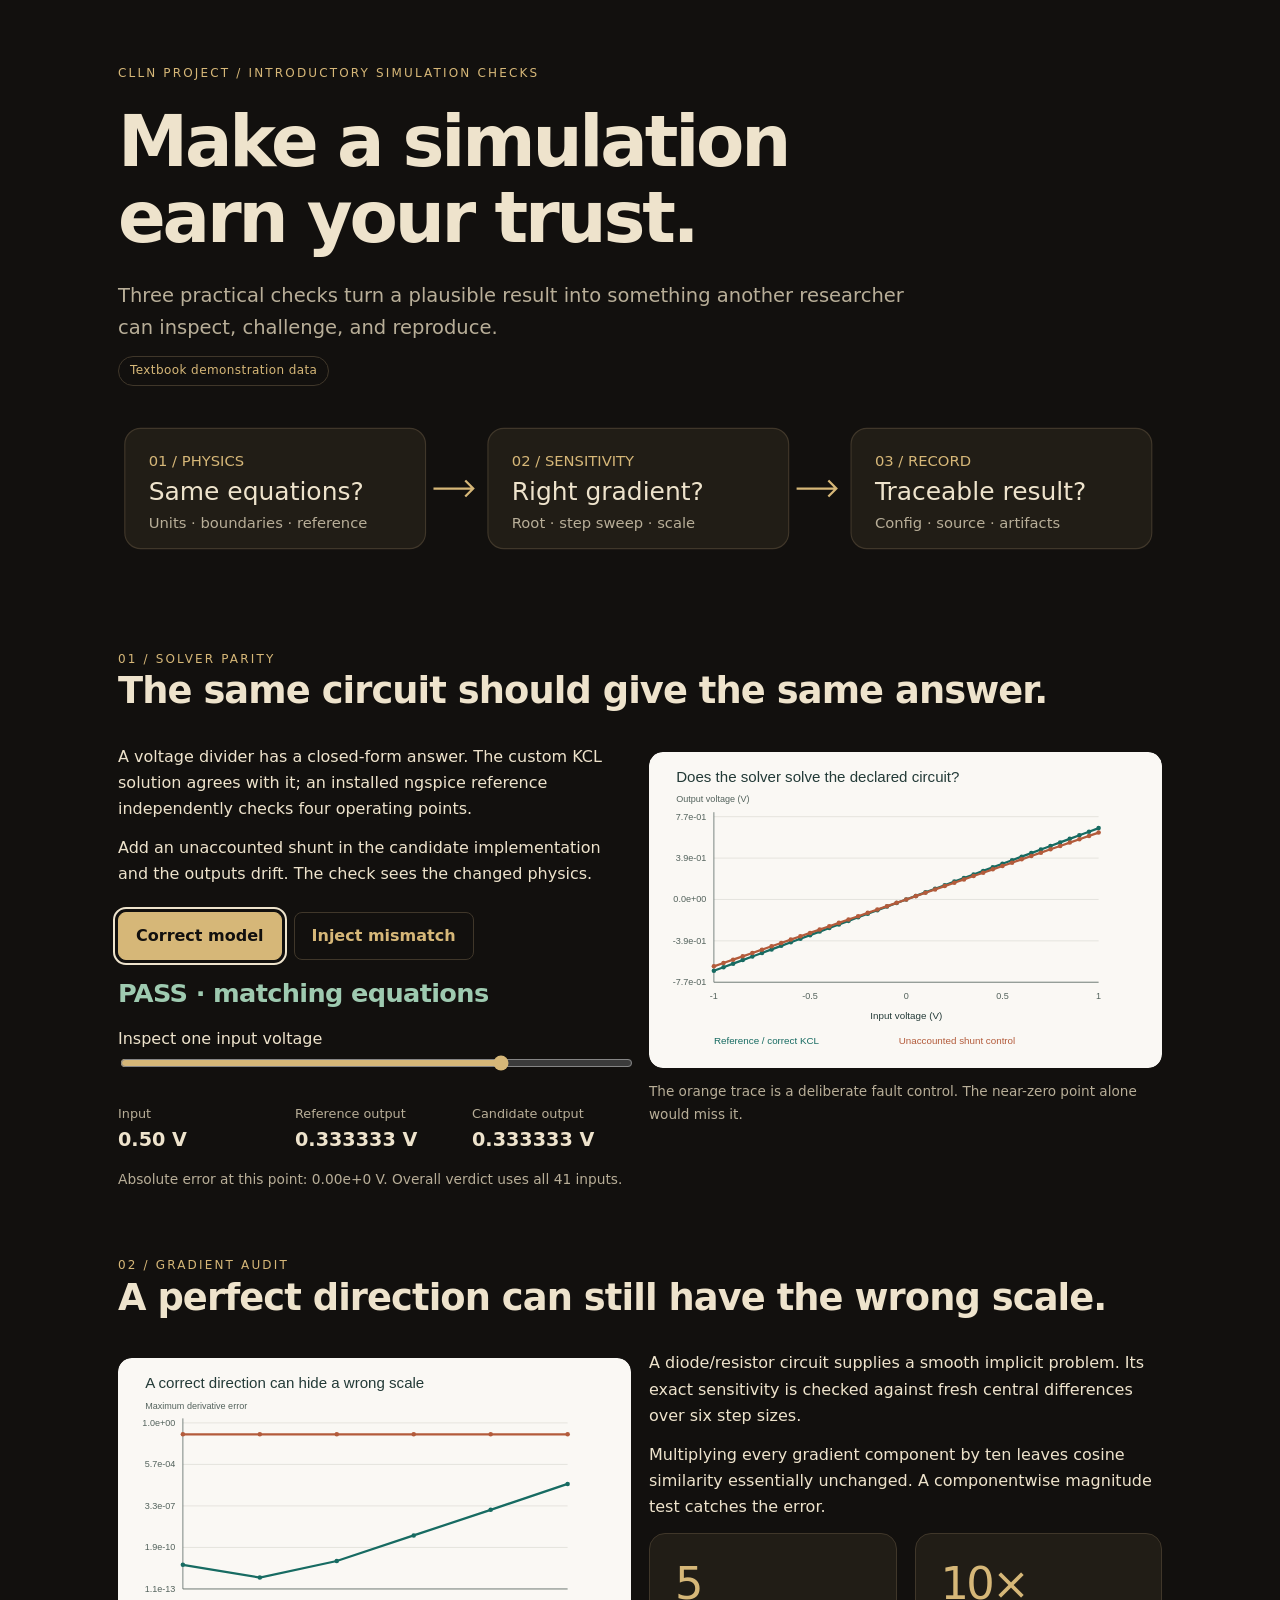
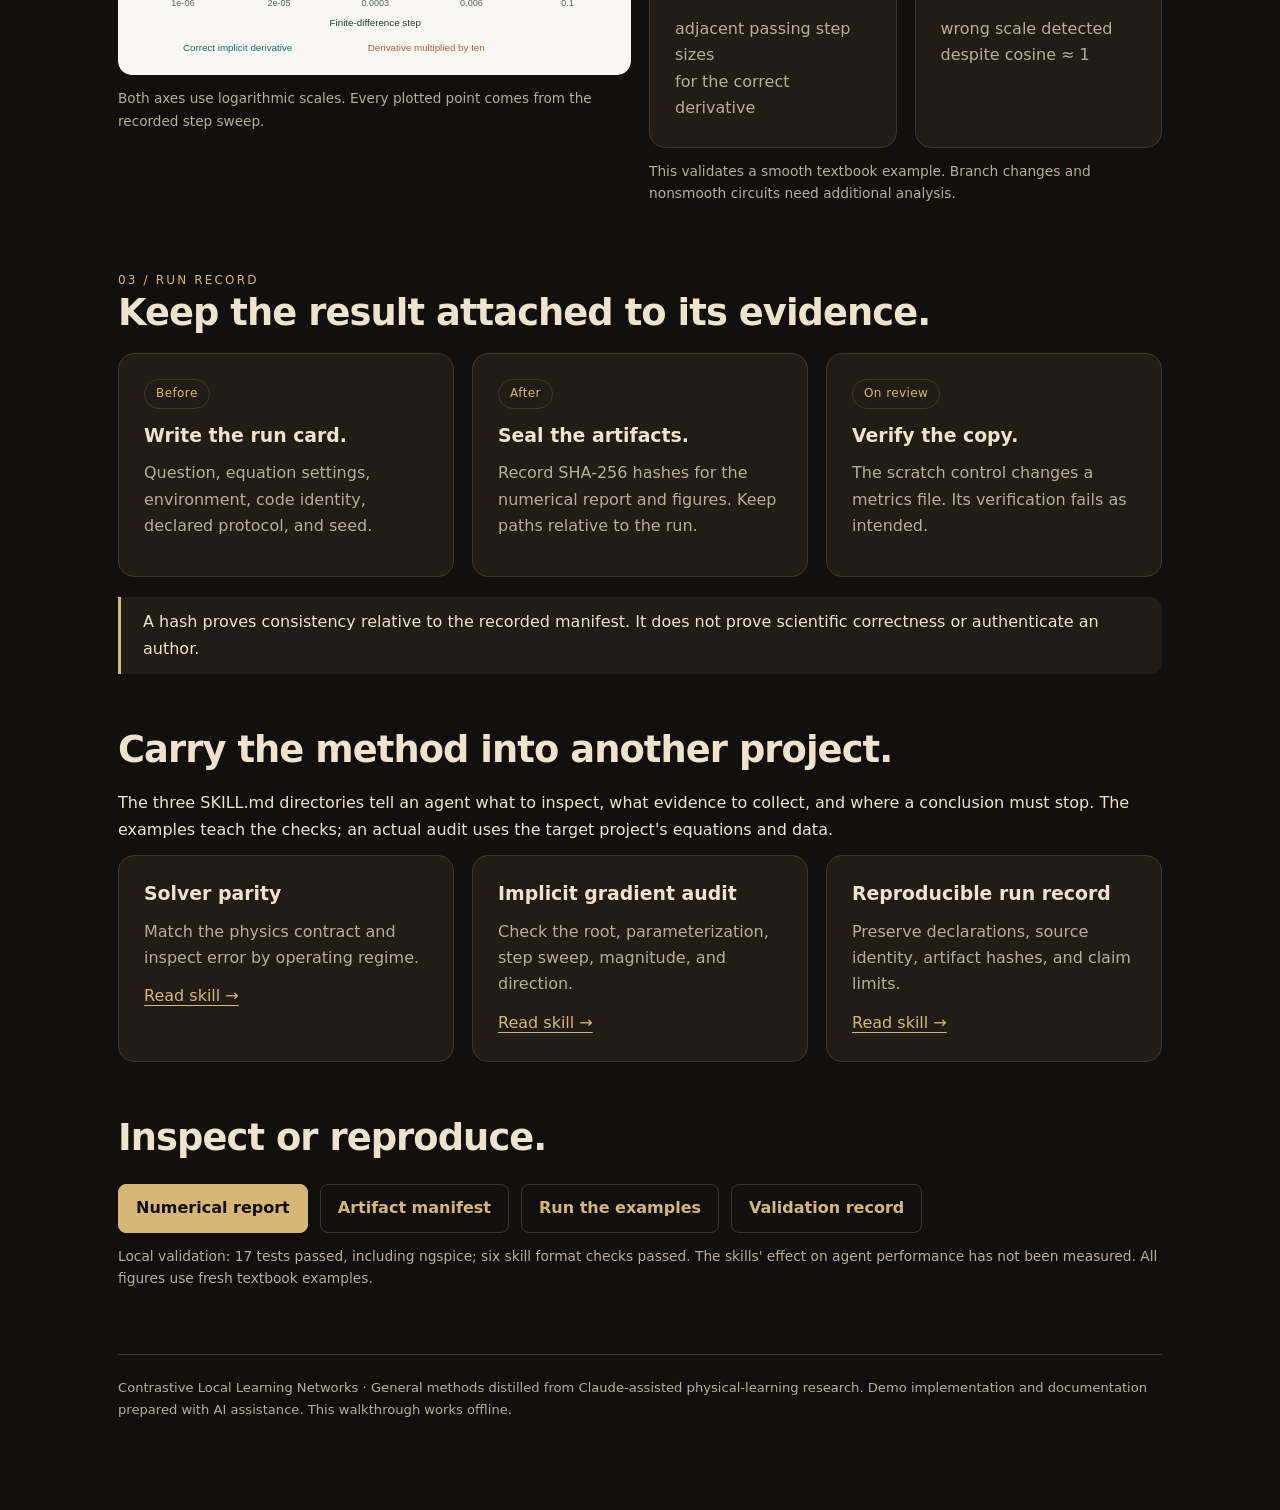
<file: docs/walkthrough.html>
<!doctype html><html lang="en"><head><meta charset="utf-8"><meta name="viewport" content="width=device-width,initial-scale=1"><title>Contrastive Local Learning Networks · walkthrough</title><link rel="stylesheet" href="theme.css"></head><body><main>
<header><div class="eyebrow">CLLN project / introductory simulation checks</div><h1>Make a simulation<br>earn your trust.</h1><p class="lead">Three practical checks turn a plausible result into something another researcher can inspect, challenge, and reproduce.</p><span class="badge">Textbook demonstration data</span></header>
<svg class="flow" viewBox="0 0 920 165" role="img" aria-labelledby="flow-title"><title id="flow-title">A scientific claim passes through physics, derivative, and evidence checks</title><g id="physics"><title>Physics contract</title><rect class="box" x="6" y="25" width="265" height="106" rx="14"/><text x="27" y="58" font-size="13" class="accent">01 / PHYSICS</text><text x="27" y="88" font-size="22">Same equations?</text><text x="27" y="113" font-size="13" class="muted">Units · boundaries · reference</text></g><g id="derivative"><title>Derivative check</title><rect class="box" x="326" y="25" width="265" height="106" rx="14"/><text x="347" y="58" font-size="13" class="accent">02 / SENSITIVITY</text><text x="347" y="88" font-size="22">Right gradient?</text><text x="347" y="113" font-size="13" class="muted">Root · step sweep · scale</text></g><g id="evidence"><title>Evidence record</title><rect class="box" x="646" y="25" width="265" height="106" rx="14"/><text x="667" y="58" font-size="13" class="accent">03 / RECORD</text><text x="667" y="88" font-size="22">Traceable result?</text><text x="667" y="113" font-size="13" class="muted">Config · source · artifacts</text></g><g id="flow-arrows"><title>Validation sequence</title><path class="arrow" d="M278 78H313m-7-7 7 7-7 7M598 78H633m-7-7 7 7-7 7"/></g></svg><svg class="flow-mobile flow" viewBox="0 0 350 430" role="img" aria-label="Three checks: physics contract, gradient, and traceable evidence"><g id="mobile-physics"><title>Physics contract</title><rect class="box" x="5" y="5" width="340" height="105" rx="14"/><text class="accent" x="25" y="35" font-size="13">01 / PHYSICS</text><text x="25" y="65" font-size="23">Same equations?</text><text class="muted" x="25" y="91" font-size="14">Units · boundaries · reference</text></g><path class="arrow" d="M175 116v28m-7-7 7 7 7-7"/><g id="mobile-gradient"><title>Gradient check</title><rect class="box" x="5" y="155" width="340" height="105" rx="14"/><text class="accent" x="25" y="185" font-size="13">02 / SENSITIVITY</text><text x="25" y="215" font-size="23">Right gradient?</text><text class="muted" x="25" y="241" font-size="14">Root · step sweep · scale</text></g><path class="arrow" d="M175 266v28m-7-7 7 7 7-7"/><g id="mobile-record"><title>Evidence record</title><rect class="box" x="5" y="305" width="340" height="105" rx="14"/><text class="accent" x="25" y="335" font-size="13">03 / RECORD</text><text x="25" y="365" font-size="23">Traceable result?</text><text class="muted" x="25" y="391" font-size="14">Config · source · artifacts</text></g></svg>
<section id="parity"><div class="eyebrow">01 / Solver parity</div><h2>The same circuit should give the same answer.</h2><div class="grid two"><div><p>A voltage divider has a closed-form answer. The custom KCL solution agrees with it; an installed ngspice reference independently checks four operating points.</p><p>Add an unaccounted shunt in the candidate implementation and the outputs drift. The check sees the changed physics.</p><div class="actions"><button id="good-mode" aria-pressed="true">Correct model</button><button class="secondary" id="bad-mode" aria-pressed="false">Inject mismatch</button></div><p id="parity-status" class="result good" aria-live="polite">PASS · matching equations</p><label for="voltage">Inspect one input voltage</label><input id="voltage" type="range" min="0" max="40" value="30" step="1"><div class="kv"><div><span>Input</span><strong id="vin"></strong></div><div><span>Reference output</span><strong id="ref"></strong></div><div><span>Candidate output</span><strong id="actual"></strong></div></div><p class="fine" id="point-error"></p></div><figure><img src="demo/parity.svg" alt="Correct KCL output follows the reference; an unaccounted shunt creates a systematically different voltage."><figcaption>The orange trace is a deliberate fault control. The near-zero point alone would miss it.</figcaption></figure></div></section>
<section id="gradient"><div class="eyebrow">02 / Gradient audit</div><h2>A perfect direction can still have the wrong scale.</h2><div class="grid two"><figure><img src="demo/gradient.svg" alt="Finite-difference errors shrink for the correct implicit gradient but remain large after multiplying that gradient by ten."><figcaption>Both axes use logarithmic scales. Every plotted point comes from the recorded step sweep.</figcaption></figure><div><p>A diode/resistor circuit supplies a smooth implicit problem. Its exact sensitivity is checked against fresh central differences over six step sizes.</p><p>Multiplying every gradient component by ten leaves cosine similarity essentially unchanged. A componentwise magnitude test catches the error.</p><div class="grid two"><div class="card"><div class="metric">5</div><div class="metric-label">adjacent passing step sizes<br>for the correct derivative</div></div><div class="card"><div class="metric">10×</div><div class="metric-label">wrong scale detected<br>despite cosine ≈ 1</div></div></div><p class="fine">This validates a smooth textbook example. Branch changes and nonsmooth circuits need additional analysis.</p></div></div></section>
<section id="record"><div class="eyebrow">03 / Run record</div><h2>Keep the result attached to its evidence.</h2><div class="grid"><article class="card"><span class="badge">Before</span><h3>Write the run card.</h3><p>Question, equation settings, environment, code identity, declared protocol, and seed.</p></article><article class="card"><span class="badge">After</span><h3>Seal the artifacts.</h3><p>Record SHA-256 hashes for the numerical report and figures. Keep paths relative to the run.</p></article><article class="card"><span class="badge">On review</span><h3>Verify the copy.</h3><p>The scratch control changes a metrics file. Its verification fails as intended.</p></article></div><div class="callout" style="margin-top:20px">A hash proves consistency relative to the recorded manifest. It does not prove scientific correctness or authenticate an author.</div></section>
<section id="skills"><h2>Carry the method into another project.</h2><p>The three SKILL.md directories tell an agent what to inspect, what evidence to collect, and where a conclusion must stop. The examples teach the checks; an actual audit uses the target project's equations and data.</p><div class="grid"><article class="card"><h3>Solver parity</h3><p>Match the physics contract and inspect error by operating regime.</p><a href="../skills/solver-parity/SKILL.md">Read skill →</a></article><article class="card"><h3>Implicit gradient audit</h3><p>Check the root, parameterization, step sweep, magnitude, and direction.</p><a href="../skills/implicit-gradient-audit/SKILL.md">Read skill →</a></article><article class="card"><h3>Reproducible run record</h3><p>Preserve declarations, source identity, artifact hashes, and claim limits.</p><a href="../skills/reproducible-run-record/SKILL.md">Read skill →</a></article></div></section>
<section id="evidence"><h2>Inspect or reproduce.</h2><div class="actions"><a class="button" href="demo/report.json">Numerical report</a><a class="button secondary" href="demo/manifest.json">Artifact manifest</a><a class="button secondary" href="../README.md">Run the examples</a><a class="button secondary" href="validation.md">Validation record</a></div><p class="fine">Local validation: 17 tests passed, including ngspice; six skill format checks passed. The skills' effect on agent performance has not been measured. All figures use fresh textbook examples.</p></section>
<footer>Contrastive Local Learning Networks · General methods distilled from Claude-assisted physical-learning research. Demo implementation and documentation prepared with AI assistance. This walkthrough works offline.</footer></main><script id="demo-data" type="application/json">{
  "data_origin": "Fresh textbook and synthetic demonstrations; no research measurements.",
  "parity": {
    "inputs_v": [
      -1.0,
      -0.95,
      -0.9,
      -0.85,
      -0.8,
      -0.75,
      -0.7,
      -0.65,
      -0.6,
      -0.55,
      -0.5,
      -0.45,
      -0.4,
      -0.35,
      -0.3,
      -0.25,
      -0.2,
      -0.15,
      -0.1,
      -0.05,
      0.0,
      0.05,
      0.1,
      0.15,
      0.2,
      0.25,
      0.3,
      0.35,
      0.4,
      0.45,
      0.5,
      0.55,
      0.6,
      0.65,
      0.7,
      0.75,
      0.8,
      0.85,
      0.9,
      0.95,
      1.0
    ],
    "reference_v": [
      -0.6666666666666666,
      -0.6333333333333333,
      -0.6,
      -0.5666666666666667,
      -0.5333333333333333,
      -0.5,
      -0.4666666666666667,
      -0.43333333333333335,
      -0.4,
      -0.36666666666666664,
      -0.3333333333333333,
      -0.3,
      -0.26666666666666666,
      -0.23333333333333334,
      -0.2,
      -0.16666666666666666,
      -0.13333333333333333,
      -0.1,
      -0.06666666666666667,
      -0.03333333333333333,
      0.0,
      0.03333333333333333,
      0.06666666666666667,
      0.1,
      0.13333333333333333,
      0.16666666666666666,
      0.2,
      0.23333333333333334,
      0.26666666666666666,
      0.3,
      0.3333333333333333,
      0.36666666666666664,
      0.4,
      0.43333333333333335,
      0.4666666666666667,
      0.5,
      0.5333333333333333,
      0.5666666666666667,
      0.6,
      0.6333333333333333,
      0.6666666666666666
    ],
    "candidate_v": [
      -0.6666666666666666,
      -0.6333333333333333,
      -0.6,
      -0.5666666666666667,
      -0.5333333333333333,
      -0.5,
      -0.4666666666666667,
      -0.4333333333333333,
      -0.39999999999999997,
      -0.3666666666666667,
      -0.3333333333333333,
      -0.3,
      -0.26666666666666666,
      -0.23333333333333334,
      -0.19999999999999998,
      -0.16666666666666666,
      -0.13333333333333333,
      -0.09999999999999999,
      -0.06666666666666667,
      -0.03333333333333333,
      0.0,
      0.03333333333333333,
      0.06666666666666667,
      0.09999999999999999,
      0.13333333333333333,
      0.16666666666666666,
      0.19999999999999998,
      0.23333333333333334,
      0.26666666666666666,
      0.3,
      0.3333333333333333,
      0.3666666666666667,
      0.39999999999999997,
      0.4333333333333333,
      0.4666666666666667,
      0.5,
      0.5333333333333333,
      0.5666666666666667,
      0.6,
      0.6333333333333333,
      0.6666666666666666
    ],
    "flawed_v": [
      -0.625,
      -0.59375,
      -0.5625,
      -0.53125,
      -0.5,
      -0.46875,
      -0.4375,
      -0.40624999999999994,
      -0.37499999999999994,
      -0.34375,
      -0.3125,
      -0.28125,
      -0.25,
      -0.21875,
      -0.18749999999999997,
      -0.15625,
      -0.125,
      -0.09374999999999999,
      -0.0625,
      -0.03125,
      0.0,
      0.03125,
      0.0625,
      0.09374999999999999,
      0.125,
      0.15625,
      0.18749999999999997,
      0.21875,
      0.25,
      0.28125,
      0.3125,
      0.34375,
      0.37499999999999994,
      0.40624999999999994,
      0.4375,
      0.46875,
      0.5,
      0.53125,
      0.5625,
      0.59375,
      0.625
    ],
    "correct": {
      "passed": true,
      "rows": [
        {
          "reference": -0.6666666666666666,
          "candidate": -0.6666666666666666,
          "absolute_error": 0.0,
          "limit": 6.766666666666665e-08,
          "passed": true
        },
        {
          "reference": -0.6333333333333333,
          "candidate": -0.6333333333333333,
          "absolute_error": 0.0,
          "limit": 6.433333333333333e-08,
          "passed": true
        },
        {
          "reference": -0.6,
          "candidate": -0.6,
          "absolute_error": 0.0,
          "limit": 6.099999999999999e-08,
          "passed": true
        },
        {
          "reference": -0.5666666666666667,
          "candidate": -0.5666666666666667,
          "absolute_error": 0.0,
          "limit": 5.766666666666667e-08,
          "passed": true
        },
        {
          "reference": -0.5333333333333333,
          "candidate": -0.5333333333333333,
          "absolute_error": 0.0,
          "limit": 5.433333333333333e-08,
          "passed": true
        },
        {
          "reference": -0.5,
          "candidate": -0.5,
          "absolute_error": 0.0,
          "limit": 5.1e-08,
          "passed": true
        },
        {
          "reference": -0.4666666666666667,
          "candidate": -0.4666666666666667,
          "absolute_error": 0.0,
          "limit": 4.766666666666667e-08,
          "passed": true
        },
        {
          "reference": -0.43333333333333335,
          "candidate": -0.4333333333333333,
          "absolute_error": 5.551115123125783e-17,
          "limit": 4.433333333333333e-08,
          "passed": true
        },
        {
          "reference": -0.4,
          "candidate": -0.39999999999999997,
          "absolute_error": 5.551115123125783e-17,
          "limit": 4.1e-08,
          "passed": true
        },
        {
          "reference": -0.36666666666666664,
          "candidate": -0.3666666666666667,
          "absolute_error": 5.551115123125783e-17,
          "limit": 3.7666666666666666e-08,
          "passed": true
        },
        {
          "reference": -0.3333333333333333,
          "candidate": -0.3333333333333333,
          "absolute_error": 0.0,
          "limit": 3.433333333333333e-08,
          "passed": true
        },
        {
          "reference": -0.3,
          "candidate": -0.3,
          "absolute_error": 0.0,
          "limit": 3.1e-08,
          "passed": true
        },
        {
          "reference": -0.26666666666666666,
          "candidate": -0.26666666666666666,
          "absolute_error": 0.0,
          "limit": 2.7666666666666663e-08,
          "passed": true
        },
        {
          "reference": -0.23333333333333334,
          "candidate": -0.23333333333333334,
          "absolute_error": 0.0,
          "limit": 2.4333333333333333e-08,
          "passed": true
        },
        {
          "reference": -0.2,
          "candidate": -0.19999999999999998,
          "absolute_error": 2.7755575615628914e-17,
          "limit": 2.1e-08,
          "passed": true
        },
        {
          "reference": -0.16666666666666666,
          "candidate": -0.16666666666666666,
          "absolute_error": 0.0,
          "limit": 1.7666666666666663e-08,
          "passed": true
        },
        {
          "reference": -0.13333333333333333,
          "candidate": -0.13333333333333333,
          "absolute_error": 0.0,
          "limit": 1.4333333333333333e-08,
          "passed": true
        },
        {
          "reference": -0.1,
          "candidate": -0.09999999999999999,
          "absolute_error": 1.3877787807814457e-17,
          "limit": 1.1000000000000001e-08,
          "passed": true
        },
        {
          "reference": -0.06666666666666667,
          "candidate": -0.06666666666666667,
          "absolute_error": 0.0,
          "limit": 7.666666666666666e-09,
          "passed": true
        },
        {
          "reference": -0.03333333333333333,
          "candidate": -0.03333333333333333,
          "absolute_error": 0.0,
          "limit": 4.333333333333333e-09,
          "passed": true
        },
        {
          "reference": 0.0,
          "candidate": 0.0,
          "absolute_error": 0.0,
          "limit": 1e-09,
          "passed": true
        },
        {
          "reference": 0.03333333333333333,
          "candidate": 0.03333333333333333,
          "absolute_error": 0.0,
          "limit": 4.333333333333333e-09,
          "passed": true
        },
        {
          "reference": 0.06666666666666667,
          "candidate": 0.06666666666666667,
          "absolute_error": 0.0,
          "limit": 7.666666666666666e-09,
          "passed": true
        },
        {
          "reference": 0.1,
          "candidate": 0.09999999999999999,
          "absolute_error": 1.3877787807814457e-17,
          "limit": 1.1000000000000001e-08,
          "passed": true
        },
        {
          "reference": 0.13333333333333333,
          "candidate": 0.13333333333333333,
          "absolute_error": 0.0,
          "limit": 1.4333333333333333e-08,
          "passed": true
        },
        {
          "reference": 0.16666666666666666,
          "candidate": 0.16666666666666666,
          "absolute_error": 0.0,
          "limit": 1.7666666666666663e-08,
          "passed": true
        },
        {
          "reference": 0.2,
          "candidate": 0.19999999999999998,
          "absolute_error": 2.7755575615628914e-17,
          "limit": 2.1e-08,
          "passed": true
        },
        {
          "reference": 0.23333333333333334,
          "candidate": 0.23333333333333334,
          "absolute_error": 0.0,
          "limit": 2.4333333333333333e-08,
          "passed": true
        },
        {
          "reference": 0.26666666666666666,
          "candidate": 0.26666666666666666,
          "absolute_error": 0.0,
          "limit": 2.7666666666666663e-08,
          "passed": true
        },
        {
          "reference": 0.3,
          "candidate": 0.3,
          "absolute_error": 0.0,
          "limit": 3.1e-08,
          "passed": true
        },
        {
          "reference": 0.3333333333333333,
          "candidate": 0.3333333333333333,
          "absolute_error": 0.0,
          "limit": 3.433333333333333e-08,
          "passed": true
        },
        {
          "reference": 0.36666666666666664,
          "candidate": 0.3666666666666667,
          "absolute_error": 5.551115123125783e-17,
          "limit": 3.7666666666666666e-08,
          "passed": true
        },
        {
          "reference": 0.4,
          "candidate": 0.39999999999999997,
          "absolute_error": 5.551115123125783e-17,
          "limit": 4.1e-08,
          "passed": true
        },
        {
          "reference": 0.43333333333333335,
          "candidate": 0.4333333333333333,
          "absolute_error": 5.551115123125783e-17,
          "limit": 4.433333333333333e-08,
          "passed": true
        },
        {
          "reference": 0.4666666666666667,
          "candidate": 0.4666666666666667,
          "absolute_error": 0.0,
          "limit": 4.766666666666667e-08,
          "passed": true
        },
        {
          "reference": 0.5,
          "candidate": 0.5,
          "absolute_error": 0.0,
          "limit": 5.1e-08,
          "passed": true
        },
        {
          "reference": 0.5333333333333333,
          "candidate": 0.5333333333333333,
          "absolute_error": 0.0,
          "limit": 5.433333333333333e-08,
          "passed": true
        },
        {
          "reference": 0.5666666666666667,
          "candidate": 0.5666666666666667,
          "absolute_error": 0.0,
          "limit": 5.766666666666667e-08,
          "passed": true
        },
        {
          "reference": 0.6,
          "candidate": 0.6,
          "absolute_error": 0.0,
          "limit": 6.099999999999999e-08,
          "passed": true
        },
        {
          "reference": 0.6333333333333333,
          "candidate": 0.6333333333333333,
          "absolute_error": 0.0,
          "limit": 6.433333333333333e-08,
          "passed": true
        },
        {
          "reference": 0.6666666666666666,
          "candidate": 0.6666666666666666,
          "absolute_error": 0.0,
          "limit": 6.766666666666665e-08,
          "passed": true
        }
      ],
      "atol": 1e-09,
      "rtol": 1e-07
    },
    "omitted_shunt_control": {
      "passed": false,
      "rows": [
        {
          "reference": -0.6666666666666666,
          "candidate": -0.625,
          "absolute_error": 0.04166666666666663,
          "limit": 6.766666666666665e-08,
          "passed": false
        },
        {
          "reference": -0.6333333333333333,
          "candidate": -0.59375,
          "absolute_error": 0.039583333333333304,
          "limit": 6.433333333333333e-08,
          "passed": false
        },
        {
          "reference": -0.6,
          "candidate": -0.5625,
          "absolute_error": 0.03749999999999998,
          "limit": 6.099999999999999e-08,
          "passed": false
        },
        {
          "reference": -0.5666666666666667,
          "candidate": -0.53125,
          "absolute_error": 0.03541666666666665,
          "limit": 5.766666666666667e-08,
          "passed": false
        },
        {
          "reference": -0.5333333333333333,
          "candidate": -0.5,
          "absolute_error": 0.033333333333333326,
          "limit": 5.433333333333333e-08,
          "passed": false
        },
        {
          "reference": -0.5,
          "candidate": -0.46875,
          "absolute_error": 0.03125,
          "limit": 5.1e-08,
          "passed": false
        },
        {
          "reference": -0.4666666666666667,
          "candidate": -0.4375,
          "absolute_error": 0.029166666666666674,
          "limit": 4.766666666666667e-08,
          "passed": false
        },
        {
          "reference": -0.43333333333333335,
          "candidate": -0.40624999999999994,
          "absolute_error": 0.027083333333333404,
          "limit": 4.433333333333333e-08,
          "passed": false
        },
        {
          "reference": -0.4,
          "candidate": -0.37499999999999994,
          "absolute_error": 0.025000000000000078,
          "limit": 4.1e-08,
          "passed": false
        },
        {
          "reference": -0.36666666666666664,
          "candidate": -0.34375,
          "absolute_error": 0.02291666666666664,
          "limit": 3.7666666666666666e-08,
          "passed": false
        },
        {
          "reference": -0.3333333333333333,
          "candidate": -0.3125,
          "absolute_error": 0.020833333333333315,
          "limit": 3.433333333333333e-08,
          "passed": false
        },
        {
          "reference": -0.3,
          "candidate": -0.28125,
          "absolute_error": 0.01874999999999999,
          "limit": 3.1e-08,
          "passed": false
        },
        {
          "reference": -0.26666666666666666,
          "candidate": -0.25,
          "absolute_error": 0.016666666666666663,
          "limit": 2.7666666666666663e-08,
          "passed": false
        },
        {
          "reference": -0.23333333333333334,
          "candidate": -0.21875,
          "absolute_error": 0.014583333333333337,
          "limit": 2.4333333333333333e-08,
          "passed": false
        },
        {
          "reference": -0.2,
          "candidate": -0.18749999999999997,
          "absolute_error": 0.012500000000000039,
          "limit": 2.1e-08,
          "passed": false
        },
        {
          "reference": -0.16666666666666666,
          "candidate": -0.15625,
          "absolute_error": 0.010416666666666657,
          "limit": 1.7666666666666663e-08,
          "passed": false
        },
        {
          "reference": -0.13333333333333333,
          "candidate": -0.125,
          "absolute_error": 0.008333333333333331,
          "limit": 1.4333333333333333e-08,
          "passed": false
        },
        {
          "reference": -0.1,
          "candidate": -0.09374999999999999,
          "absolute_error": 0.006250000000000019,
          "limit": 1.1000000000000001e-08,
          "passed": false
        },
        {
          "reference": -0.06666666666666667,
          "candidate": -0.0625,
          "absolute_error": 0.004166666666666666,
          "limit": 7.666666666666666e-09,
          "passed": false
        },
        {
          "reference": -0.03333333333333333,
          "candidate": -0.03125,
          "absolute_error": 0.002083333333333333,
          "limit": 4.333333333333333e-09,
          "passed": false
        },
        {
          "reference": 0.0,
          "candidate": 0.0,
          "absolute_error": 0.0,
          "limit": 1e-09,
          "passed": true
        },
        {
          "reference": 0.03333333333333333,
          "candidate": 0.03125,
          "absolute_error": 0.002083333333333333,
          "limit": 4.333333333333333e-09,
          "passed": false
        },
        {
          "reference": 0.06666666666666667,
          "candidate": 0.0625,
          "absolute_error": 0.004166666666666666,
          "limit": 7.666666666666666e-09,
          "passed": false
        },
        {
          "reference": 0.1,
          "candidate": 0.09374999999999999,
          "absolute_error": 0.006250000000000019,
          "limit": 1.1000000000000001e-08,
          "passed": false
        },
        {
          "reference": 0.13333333333333333,
          "candidate": 0.125,
          "absolute_error": 0.008333333333333331,
          "limit": 1.4333333333333333e-08,
          "passed": false
        },
        {
          "reference": 0.16666666666666666,
          "candidate": 0.15625,
          "absolute_error": 0.010416666666666657,
          "limit": 1.7666666666666663e-08,
          "passed": false
        },
        {
          "reference": 0.2,
          "candidate": 0.18749999999999997,
          "absolute_error": 0.012500000000000039,
          "limit": 2.1e-08,
          "passed": false
        },
        {
          "reference": 0.23333333333333334,
          "candidate": 0.21875,
          "absolute_error": 0.014583333333333337,
          "limit": 2.4333333333333333e-08,
          "passed": false
        },
        {
          "reference": 0.26666666666666666,
          "candidate": 0.25,
          "absolute_error": 0.016666666666666663,
          "limit": 2.7666666666666663e-08,
          "passed": false
        },
        {
          "reference": 0.3,
          "candidate": 0.28125,
          "absolute_error": 0.01874999999999999,
          "limit": 3.1e-08,
          "passed": false
        },
        {
          "reference": 0.3333333333333333,
          "candidate": 0.3125,
          "absolute_error": 0.020833333333333315,
          "limit": 3.433333333333333e-08,
          "passed": false
        },
        {
          "reference": 0.36666666666666664,
          "candidate": 0.34375,
          "absolute_error": 0.02291666666666664,
          "limit": 3.7666666666666666e-08,
          "passed": false
        },
        {
          "reference": 0.4,
          "candidate": 0.37499999999999994,
          "absolute_error": 0.025000000000000078,
          "limit": 4.1e-08,
          "passed": false
        },
        {
          "reference": 0.43333333333333335,
          "candidate": 0.40624999999999994,
          "absolute_error": 0.027083333333333404,
          "limit": 4.433333333333333e-08,
          "passed": false
        },
        {
          "reference": 0.4666666666666667,
          "candidate": 0.4375,
          "absolute_error": 0.029166666666666674,
          "limit": 4.766666666666667e-08,
          "passed": false
        },
        {
          "reference": 0.5,
          "candidate": 0.46875,
          "absolute_error": 0.03125,
          "limit": 5.1e-08,
          "passed": false
        },
        {
          "reference": 0.5333333333333333,
          "candidate": 0.5,
          "absolute_error": 0.033333333333333326,
          "limit": 5.433333333333333e-08,
          "passed": false
        },
        {
          "reference": 0.5666666666666667,
          "candidate": 0.53125,
          "absolute_error": 0.03541666666666665,
          "limit": 5.766666666666667e-08,
          "passed": false
        },
        {
          "reference": 0.6,
          "candidate": 0.5625,
          "absolute_error": 0.03749999999999998,
          "limit": 6.099999999999999e-08,
          "passed": false
        },
        {
          "reference": 0.6333333333333333,
          "candidate": 0.59375,
          "absolute_error": 0.039583333333333304,
          "limit": 6.433333333333333e-08,
          "passed": false
        },
        {
          "reference": 0.6666666666666666,
          "candidate": 0.625,
          "absolute_error": 0.04166666666666663,
          "limit": 6.766666666666665e-08,
          "passed": false
        }
      ],
      "atol": 1e-09,
      "rtol": 1e-07
    },
    "independent_ngspice": {
      "status": "passed",
      "inputs_v": [
        -1.0,
        0.0,
        0.25,
        1.0
      ],
      "comparison": {
        "passed": true,
        "rows": [
          {
            "reference": -0.666666666666667,
            "candidate": -0.6666666666666666,
            "absolute_error": 3.3306690738754696e-16,
            "limit": 6.766666666666669e-08,
            "passed": true
          },
          {
            "reference": 0.0,
            "candidate": 0.0,
            "absolute_error": 0.0,
            "limit": 1e-09,
            "passed": true
          },
          {
            "reference": 0.1666666666666667,
            "candidate": 0.16666666666666666,
            "absolute_error": 5.551115123125783e-17,
            "limit": 1.766666666666667e-08,
            "passed": true
          },
          {
            "reference": 0.6666666666666666,
            "candidate": 0.6666666666666666,
            "absolute_error": 0.0,
            "limit": 6.766666666666665e-08,
            "passed": true
          }
        ],
        "atol": 1e-09,
        "rtol": 1e-07
      },
      "version": "** ngspice-41 : Circuit level simulation program"
    }
  },
  "gradient": {
    "correct": {
      "passed": true,
      "criterion": "two adjacent step sizes pass componentwise",
      "atol": 1e-09,
      "rtol": 0.0001,
      "rows": [
        {
          "step": 0.1,
          "finite_difference": [
            0.014128872475439001,
            -0.012495287985583902
          ],
          "analytic": [
            0.014146009848461418,
            -0.012503144429934178
          ],
          "cosine": 0.999999958059532,
          "max_absolute_error": 1.7137373022417177e-05,
          "passed": false
        },
        {
          "step": 0.01,
          "finite_difference": [
            0.014145846459097649,
            -0.012503082304686757
          ],
          "analytic": [
            0.014146009848461418,
            -0.012503144429934178
          ],
          "cosine": 0.9999999999946672,
          "max_absolute_error": 1.6338936376959767e-07,
          "passed": true
        },
        {
          "step": 0.001,
          "finite_difference": [
            0.014146008215383706,
            -0.012503143810360835
          ],
          "analytic": [
            0.014146009848461418,
            -0.012503144429934178
          ],
          "cosine": 0.9999999999999996,
          "max_absolute_error": 1.6330777129897056e-09,
          "passed": true
        },
        {
          "step": 0.0001,
          "finite_difference": [
            0.014146009832075729,
            -0.012503144423683596
          ],
          "analytic": [
            0.014146009848461418,
            -0.012503144429934178
          ],
          "cosine": 1.0000000000000002,
          "max_absolute_error": 1.638568968009846e-11,
          "passed": true
        },
        {
          "step": 1e-05,
          "finite_difference": [
            0.014146009847792322,
            -0.012503144429087258
          ],
          "analytic": [
            0.014146009848461418,
            -0.012503144429934178
          ],
          "cosine": 1.0,
          "max_absolute_error": 8.469197565474929e-13,
          "passed": true
        },
        {
          "step": 1e-06,
          "finite_difference": [
            0.01414600985308323,
            -0.012503144438194558
          ],
          "analytic": [
            0.014146009848461418,
            -0.012503144429934178
          ],
          "cosine": 0.9999999999999999,
          "max_absolute_error": 8.26038022705422e-12,
          "passed": true
        }
      ]
    },
    "tenfold_scale_control": {
      "passed": false,
      "criterion": "two adjacent step sizes pass componentwise",
      "atol": 1e-09,
      "rtol": 0.0001,
      "rows": [
        {
          "step": 0.1,
          "finite_difference": [
            0.014128872475439001,
            -0.012495287985583902
          ],
          "analytic": [
            0.1414600984846142,
            -0.12503144429934177
          ],
          "cosine": 0.9999999580595321,
          "max_absolute_error": 0.12733122600917518,
          "passed": false
        },
        {
          "step": 0.01,
          "finite_difference": [
            0.014145846459097649,
            -0.012503082304686757
          ],
          "analytic": [
            0.1414600984846142,
            -0.12503144429934177
          ],
          "cosine": 0.9999999999946672,
          "max_absolute_error": 0.12731425202551655,
          "passed": false
        },
        {
          "step": 0.001,
          "finite_difference": [
            0.014146008215383706,
            -0.012503143810360835
          ],
          "analytic": [
            0.1414600984846142,
            -0.12503144429934177
          ],
          "cosine": 0.9999999999999994,
          "max_absolute_error": 0.1273140902692305,
          "passed": false
        },
        {
          "step": 0.0001,
          "finite_difference": [
            0.014146009832075729,
            -0.012503144423683596
          ],
          "analytic": [
            0.1414600984846142,
            -0.12503144429934177
          ],
          "cosine": 1.0000000000000002,
          "max_absolute_error": 0.12731408865253846,
          "passed": false
        },
        {
          "step": 1e-05,
          "finite_difference": [
            0.014146009847792322,
            -0.012503144429087258
          ],
          "analytic": [
            0.1414600984846142,
            -0.12503144429934177
          ],
          "cosine": 1.0000000000000002,
          "max_absolute_error": 0.12731408863682186,
          "passed": false
        },
        {
          "step": 1e-06,
          "finite_difference": [
            0.01414600985308323,
            -0.012503144438194558
          ],
          "analytic": [
            0.1414600984846142,
            -0.12503144429934177
          ],
          "cosine": 0.9999999999999999,
          "max_absolute_error": 0.12731408863153096,
          "passed": false
        }
      ]
    }
  },
  "provenance": {
    "before": {
      "passed": true,
      "artifacts": [
        {
          "path": "metrics.json",
          "passed": true,
          "expected_sha256": "3ab8d55e2142d8a1dcd60893dfa9b15ece4f0f8b73186c0db4260419657b2689",
          "actual_sha256": "3ab8d55e2142d8a1dcd60893dfa9b15ece4f0f8b73186c0db4260419657b2689"
        }
      ],
      "limitation": "Hashes detect changes relative to this manifest; they do not authenticate its author or prove scientific validity."
    },
    "after_mutation": {
      "passed": false,
      "artifacts": [
        {
          "path": "metrics.json",
          "passed": false,
          "expected_sha256": "3ab8d55e2142d8a1dcd60893dfa9b15ece4f0f8b73186c0db4260419657b2689",
          "actual_sha256": "468a0de04908633505173d815b66806eb0a55ddced07f843c99b7dc886cf58f8"
        }
      ],
      "limitation": "Hashes detect changes relative to this manifest; they do not authenticate its author or prove scientific validity."
    }
  },
  "expected_outcomes_met": true
}
</script><script>
const data=JSON.parse(document.getElementById('demo-data').textContent).parity;let faulty=false;
function update(){let i=Number(document.getElementById('voltage').value),r=data.reference_v[i],a=(faulty?data.flawed_v:data.candidate_v)[i];document.getElementById('vin').textContent=data.inputs_v[i].toFixed(2)+' V';document.getElementById('ref').textContent=r.toFixed(6)+' V';document.getElementById('actual').textContent=a.toFixed(6)+' V';document.getElementById('point-error').textContent='Absolute error at this point: '+Math.abs(a-r).toExponential(2)+' V. Overall verdict uses all 41 inputs.';let el=document.getElementById('parity-status');el.textContent=faulty?'FAIL · unaccounted shunt detected':'PASS · matching equations';el.className='result '+(faulty?'bad':'good');document.getElementById('good-mode').setAttribute('aria-pressed',String(!faulty));document.getElementById('bad-mode').setAttribute('aria-pressed',String(faulty));}
document.getElementById('good-mode').onclick=()=>{faulty=false;update()};document.getElementById('bad-mode').onclick=()=>{faulty=true;update()};document.getElementById('voltage').oninput=update;update();
</script></body></html>
</file>
<file: docs/theme.css>
:root{color-scheme:dark;--bg:#12100e;--panel:#211d16;--ink:#eee3cc;--muted:#b8ae98;--line:#40372a;--gold:#d6b778;--green:#9ecab0;--red:#efaa8e}
*{box-sizing:border-box}html{background:var(--bg);color:var(--ink);scroll-behavior:smooth}body{margin:0;font:16px/1.65 system-ui,-apple-system,BlinkMacSystemFont,"Segoe UI",sans-serif}main{max-width:1100px;margin:auto;padding:64px 28px 90px}a{color:var(--gold);text-underline-offset:4px}a:hover{color:var(--ink)}h1{font-size:clamp(2.35rem,5.5vw,4.5rem);letter-spacing:-.045em;line-height:1.08;margin:20px 0 24px;max-width:950px}h2{font-size:clamp(1.6rem,3vw,2.3rem);line-height:1.2;letter-spacing:-.025em;margin:0 0 18px}h3{font-size:1.18rem;line-height:1.35;margin:0 0 12px}p{margin:12px 0}section{margin-top:54px;scroll-margin-top:28px}.eyebrow{font-size:.75rem;letter-spacing:.18em;text-transform:uppercase;color:var(--gold)}.lead{font-size:1.22rem;max-width:800px;color:var(--muted)}.grid{display:grid;grid-template-columns:repeat(3,minmax(0,1fr));gap:18px}.two{grid-template-columns:repeat(2,minmax(0,1fr))}.grid>*{min-width:0}.card{border:1px solid var(--line);background:var(--panel);border-radius:16px;padding:25px}.card p{color:var(--muted)}.badge{display:inline-block;border:1px solid var(--line);border-radius:40px;padding:4px 11px;font-size:.75rem;letter-spacing:.035em;color:var(--gold);margin-bottom:14px}.good{color:var(--green)}.bad{color:var(--red)}.fine{color:var(--muted);font-size:.86rem}.callout{border-left:3px solid var(--gold);padding:12px 22px;background:var(--panel);border-radius:0 12px 12px 0}.metric{font-size:2.8rem;line-height:1.1;color:var(--gold);letter-spacing:-.06em}.metric-label{margin-top:8px;color:var(--muted)}.actions{display:flex;flex-wrap:wrap;gap:12px;margin-top:24px}.button,button{font:inherit;display:inline-block;background:var(--gold);color:var(--bg);border:1px solid var(--gold);padding:10px 17px;border-radius:8px;cursor:pointer;text-decoration:none;font-weight:600}.secondary{background:transparent;color:var(--gold);border-color:var(--line)}button[aria-pressed="true"]{outline:2px solid var(--ink);outline-offset:3px}button:focus-visible,input:focus-visible{outline:3px solid var(--green);outline-offset:4px}figure{margin:20px 0}figure img{width:100%;display:block;border-radius:14px}figcaption{font-size:.85rem;color:var(--muted);margin-top:12px}.result{font-size:1.6rem;font-weight:600;letter-spacing:-.025em}.kv{display:grid;grid-template-columns:repeat(3,minmax(0,1fr));gap:18px;margin-top:24px}.kv>*{min-width:0}.kv span{display:block;color:var(--muted);font-size:.8rem}.kv strong{font-size:1.2rem}.step{padding-top:18px;border-top:1px solid var(--line)}.table-wrap{overflow:auto}table{border-collapse:collapse;width:100%;font-size:.94rem}th,td{text-align:left;vertical-align:top;padding:16px 12px;border-bottom:1px solid var(--line)}th{color:var(--gold)}td:first-child{font-weight:600}details{border-bottom:1px solid var(--line);padding:16px 0}summary{cursor:pointer;color:var(--gold)}ul,ol{padding-left:24px}li{padding:4px 0}footer{margin-top:64px;padding-top:22px;border-top:1px solid var(--line);color:var(--muted);font-size:.82rem}svg{width:100%;height:auto}input[type=range]{width:100%;accent-color:var(--gold)}code{font-family:ui-monospace,monospace;font-size:.9em;overflow-wrap:anywhere}p,h1,h2,h3,li,td,th,.badge,a{overflow-wrap:anywhere}.wide{grid-column:1/-1}.off{display:none}.flow text{font-family:system-ui,sans-serif;fill:var(--ink)}.flow .muted{fill:var(--muted)}.flow .box{fill:var(--panel);stroke:var(--line)}.flow .arrow{stroke:var(--gold);fill:none;stroke-width:2}.flow .accent{fill:var(--gold)}
@media(max-width:720px){main{padding:32px 18px 60px}.grid,.two{grid-template-columns:minmax(0,1fr)}.card{padding:20px}section{margin-top:42px}.kv{grid-template-columns:minmax(0,1fr)}.table-wrap{font-size:.85rem}th,td{padding:10px 7px}.flow text{font-size:15px}}@media print{:root{color-scheme:light;--bg:white;--panel:#f5f3ed;--ink:#1e2c28;--muted:#53625c;--line:#ddd7cc;--gold:#7a5726;--green:#176b62;--red:#a34829}main{max-width:none;padding:0}h1{font-size:32px}h2{font-size:23px}section{margin-top:26px}.card{break-inside:avoid}a{color:#7a5726}.actions,button,input{display:none}figure{break-inside:avoid}.grid{gap:12px}.fine{font-size:10pt}footer{margin-top:25px}}

.flow-mobile{display:none}@media(max-width:600px){.flow:not(.flow-mobile){display:none}.flow-mobile{display:block;margin-top:30px}.flow-mobile text{font-size:revert-layer}}
</file>
